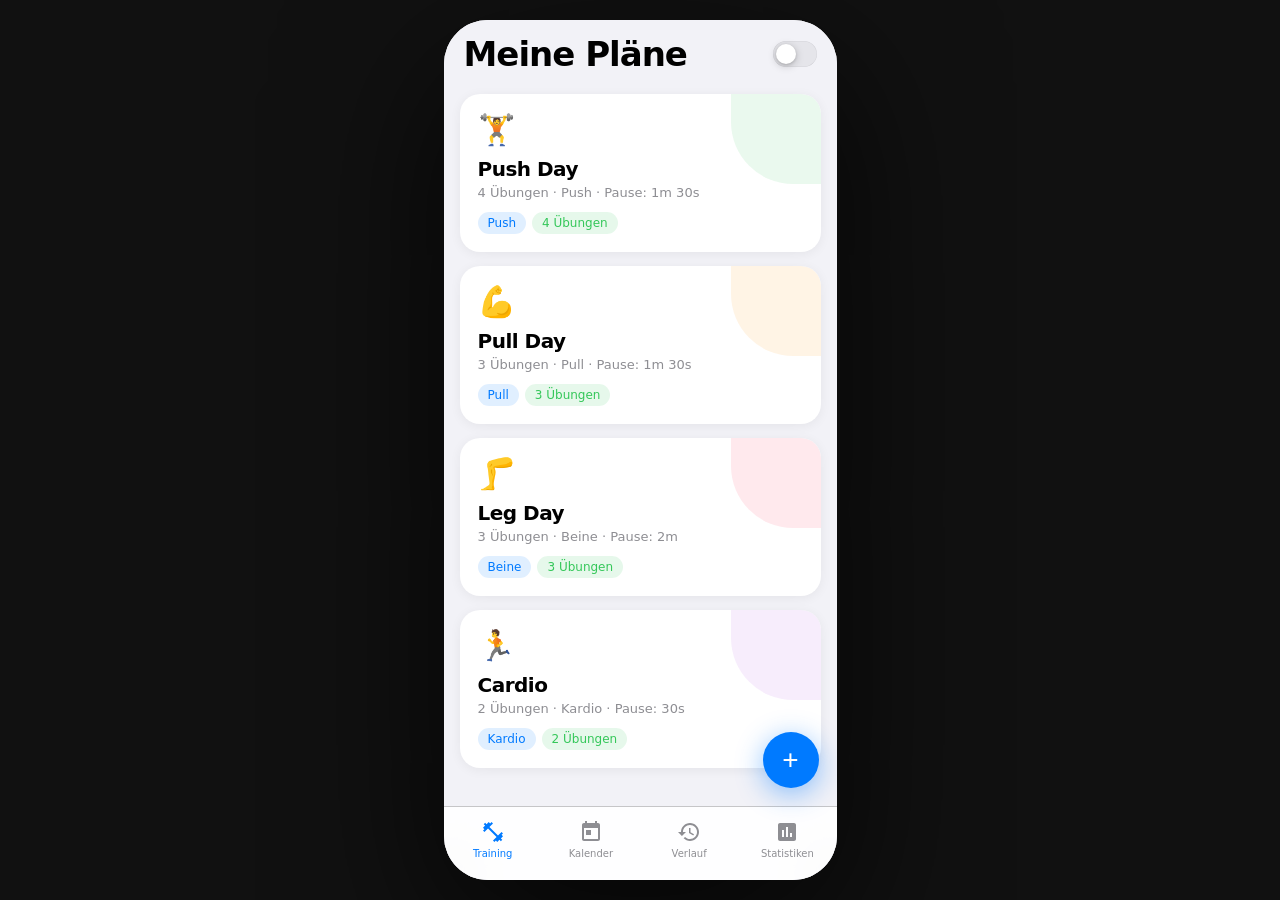
<file: index.html>
<!DOCTYPE html>
<html lang="de" data-theme="light">
<head>
<meta charset="UTF-8">
<meta name="viewport" content="width=device-width, initial-scale=1.0, maximum-scale=1.0, user-scalable=no">
<title>Vision Create</title>
<style>
:root {
  --blue:#007AFF; --green:#34C759; --red:#FF3B30; --orange:#FF9500;
  --purple:#AF52DE; --pink:#FF2D55; --teal:#5AC8FA; --indigo:#5856D6;
  --bg:#F2F2F7; --card:#FFF; --inp:#F2F2F7; --inp-f:#FFF;
  --lbl:#000; --lbl2:rgba(60,60,67,.6); --lbl3:rgba(60,60,67,.3);
  --sep:rgba(60,60,67,.29); --tab-bg:rgba(255,255,255,.92);
  --nav-bg:rgba(255,255,255,.9); --gray:#8E8E93; --g5:#E5E5EA; --g6:#F2F2F7;
  --tab-h:74px; --tr:background .28s,color .28s,border-color .28s,box-shadow .28s;
}
[data-theme="dark"] {
  --bg:#000; --card:#1C1C1E; --inp:#2C2C2E; --inp-f:#3A3A3C;
  --lbl:#FFF; --lbl2:rgba(235,235,245,.6); --lbl3:rgba(235,235,245,.3);
  --sep:rgba(84,84,88,.55); --tab-bg:rgba(28,28,30,.92);
  --nav-bg:rgba(28,28,30,.9); --g5:#2C2C2E; --g6:#1C1C1E;
}
*{margin:0;padding:0;box-sizing:border-box;-webkit-tap-highlight-color:transparent}
body{
  font-family:-apple-system,BlinkMacSystemFont,'SF Pro Display','Segoe UI',system-ui,sans-serif;
  font-weight:300;
  background:#111;display:flex;justify-content:center;align-items:center;
  min-height:100vh;overflow:hidden;transition:background .3s;
}
[data-theme="dark"] body{background:#000}
.frame{
  width:393px;height:852px;background:var(--bg);border-radius:52px;overflow:hidden;
  position:relative;transition:var(--tr);
  box-shadow:0 50px 160px rgba(0,0,0,.75),inset 0 0 0 1.5px rgba(255,255,255,.12);
}
@media(max-height:900px){.frame{height:calc(100vh - 40px);border-radius:44px}}
@media(max-width:430px){body{background:var(--bg);align-items:flex-start}.frame{width:100vw;height:100vh;height:100dvh;border-radius:0;box-shadow:none}}
.app{width:100%;height:100%;display:flex;flex-direction:column;overflow:hidden;position:relative;background:var(--bg);transition:var(--tr)}

/* SCREENS */
.screen{position:absolute;inset:0;display:flex;flex-direction:column;background:var(--bg);
  transform:translateX(100%);transition:transform .38s cubic-bezier(.25,.46,.45,.94),background .28s;will-change:transform;z-index:10}
.screen.active{transform:translateX(0)}
.screen.behind{transform:translateX(-30%)}
.tab-s{display:none;flex-direction:column;flex:1;overflow:hidden}
.tab-s.active{display:flex}
#mc{flex:1;display:flex;flex-direction:column;overflow:hidden;transition:transform .38s cubic-bezier(.25,.46,.45,.94)}

/* NAV */
.nav{background:var(--nav-bg);backdrop-filter:blur(24px);-webkit-backdrop-filter:blur(24px);
  border-bottom:.5px solid var(--sep);padding:0 16px 10px;height:52px;
  display:flex;align-items:flex-end;flex-shrink:0;z-index:5;transition:var(--tr)}
.nav-t{font-size:17px;font-weight:600;letter-spacing:-.5px;flex:1;text-align:center;color:var(--lbl)}
.nav-b{font-size:17px;color:var(--blue);cursor:pointer;min-width:60px;display:flex;
  align-items:center;gap:3px;background:none;border:none;padding:0;font-family:inherit;font-weight:400}
.nav-b.r{justify-content:flex-end}

/* LARGE TITLE */
.lt-area{display:flex;align-items:center;justify-content:space-between;padding:14px 20px 6px}
.lt{font-size:34px;font-weight:800;letter-spacing:-1px;color:var(--lbl);transition:var(--tr)}

/* THEME TOGGLE SWITCH – iOS compact */
.theme-sw{
  width:44px;height:26px;border-radius:13px;background:#E5E5EA;
  position:relative;cursor:pointer;flex-shrink:0;border:none;padding:0;
  transition:background .35s cubic-bezier(.4,0,.2,1);
  box-shadow:inset 0 0 0 .5px rgba(0,0,0,.08);
  display:inline-block;vertical-align:middle;
}
[data-theme="dark"] .theme-sw{background:#5856D6;}
.theme-sw-thumb{
  position:absolute;top:3px;left:3px;
  width:20px;height:20px;border-radius:50%;
  background:#fff;
  box-shadow:0 2px 8px rgba(0,0,0,.22),0 1px 3px rgba(0,0,0,.14);
  transition:transform .35s cubic-bezier(.34,1.3,.64,1);
  display:flex;align-items:center;justify-content:center;
  font-size:11px;line-height:1;pointer-events:none;
}
[data-theme="dark"] .theme-sw-thumb{transform:translateX(18px);}
.theme-sw-track-icons{
  position:absolute;inset:0;display:flex;
  align-items:center;justify-content:space-between;
  padding:0 6px;pointer-events:none;
}
.theme-sw-track-icons span{font-size:11px;line-height:1;transition:opacity .25s}
.theme-sw-track-icons .ico-sun{opacity:1}
.theme-sw-track-icons .ico-moon{opacity:0}
[data-theme="dark"] .theme-sw-track-icons .ico-sun{opacity:0}
[data-theme="dark"] .theme-sw-track-icons .ico-moon{opacity:1}

/* SCROLL */
.scroll{flex:1;overflow-y:auto;overflow-x:hidden;-webkit-overflow-scrolling:touch}
.scroll.tab{padding-bottom:var(--tab-h)}
.scroll::-webkit-scrollbar{display:none}
.scroll{-ms-overflow-style:none;scrollbar-width:none}

/* TAB BAR */
.tabbar{height:var(--tab-h);background:var(--tab-bg);backdrop-filter:blur(24px);
  -webkit-backdrop-filter:blur(24px);border-top:.5px solid var(--sep);
  display:flex;align-items:flex-start;padding-top:10px;flex-shrink:0;transition:var(--tr)}
.ti{flex:1;display:flex;flex-direction:column;align-items:center;gap:3px;cursor:pointer;padding:2px 0}
.ti-ic{width:26px;height:26px;display:flex;align-items:center;justify-content:center}
.ti-lb{font-size:10px;font-weight:500;color:var(--gray);transition:color .18s}
.ti.act .ti-lb{color:var(--blue)}
.ti-ic svg{transition:fill .18s}
.ti.act .ti-ic svg{fill:var(--blue)!important}

/* FAB */
.fab{position:absolute;bottom:calc(var(--tab-h) + 18px);right:18px;
  width:56px;height:56px;border-radius:50%;background:var(--blue);color:#fff;border:none;
  cursor:pointer;display:flex;align-items:center;justify-content:center;
  box-shadow:0 6px 28px rgba(0,122,255,.45);font-size:28px;font-weight:200;
  transition:transform .12s,box-shadow .12s;z-index:50;line-height:1}
.fab:active{transform:scale(.92);box-shadow:0 3px 14px rgba(0,122,255,.3)}
.fab.off{display:none}

/* SECTIONS */
.sec{margin:22px 16px 0}
.sec-h{font-size:12px;font-weight:600;color:var(--gray);text-transform:uppercase;
  letter-spacing:.8px;padding:0 6px 8px}
.sec-b{background:var(--card);border-radius:16px;overflow:hidden;transition:var(--tr)}

/* ROWS */
.row{display:flex;align-items:center;padding:14px 16px;min-height:52px;cursor:pointer;
  position:relative;transition:background .1s}
.row:active{background:var(--g5)}
.row+.row::before{content:'';position:absolute;top:0;left:16px;right:0;height:.5px;background:var(--sep)}
.row-ic{width:34px;height:34px;border-radius:10px;display:flex;align-items:center;
  justify-content:center;margin-right:14px;flex-shrink:0;font-size:18px}
.row-bd{flex:1;min-width:0}
.row-t{font-size:17px;font-weight:400;letter-spacing:-.3px;color:var(--lbl)}
.row-s{font-size:13px;color:var(--gray);margin-top:2px;line-height:1.3}
.row-r{color:var(--lbl3);font-size:20px;margin-left:6px}

/* WORKOUT CARDS */
.wcard{margin:14px 16px 0;background:var(--card);border-radius:20px;padding:18px;
  cursor:pointer;position:relative;overflow:hidden;
  box-shadow:0 2px 12px rgba(0,0,0,.06);transition:transform .12s,background .28s,box-shadow .28s}
[data-theme="dark"] .wcard{box-shadow:0 2px 16px rgba(0,0,0,.35)}
.wcard:active{transform:scale(.975)}
.wc-acc{position:absolute;top:0;right:0;width:90px;height:90px;border-radius:0 20px 0 62px;opacity:.1}
.wc-ico{font-size:30px;margin-bottom:10px;display:block}
.wc-t{font-size:20px;font-weight:700;letter-spacing:-.5px;color:var(--lbl);margin-bottom:4px}
.wc-m{font-size:13px;color:var(--gray);margin-bottom:12px}
.tags{display:flex;gap:6px;flex-wrap:wrap}
.tag{font-size:12px;font-weight:500;padding:4px 10px;border-radius:100px;
  background:var(--g5);color:var(--gray);transition:var(--tr)}
.tag.bl{background:rgba(0,122,255,.12);color:var(--blue)}
.tag.gr{background:rgba(52,199,89,.12);color:var(--green)}
.tag.or{background:rgba(255,149,0,.12);color:var(--orange)}
.tag.pu{background:rgba(175,82,222,.12);color:var(--purple)}

/* BUTTONS */
.btn{display:flex;align-items:center;justify-content:center;height:52px;border-radius:16px;
  font-size:17px;font-weight:600;cursor:pointer;border:none;font-family:inherit;
  letter-spacing:-.3px;width:100%;gap:8px;transition:opacity .12s,transform .1s}
.btn:active{opacity:.82;transform:scale(.985)}
.b-bl{background:var(--blue);color:#fff}
.b-gr{background:var(--green);color:#fff}
.b-rd{background:var(--red);color:#fff}
.b-gy{background:var(--g5);color:var(--lbl);transition:var(--tr)}

/* OVERLAYS */
.ov{position:absolute;inset:0;background:rgba(0,0,0,.5);z-index:100;
  display:none;align-items:flex-end;backdrop-filter:blur(3px)}
.ov.op{display:flex}
.sheet{background:var(--card);border-radius:26px 26px 0 0;width:100%;
  padding:14px 20px 36px;transform:translateY(100%);
  transition:transform .36s cubic-bezier(.25,.46,.45,.94),background .28s;
  max-height:88%;overflow-y:auto}
.ov.op .sheet{transform:translateY(0)}
.sh-handle{width:40px;height:5px;border-radius:3px;background:var(--lbl3);margin:0 auto 20px;transition:var(--tr)}
.sh-t{font-size:22px;font-weight:700;letter-spacing:-.5px;margin-bottom:22px;color:var(--lbl)}

/* INPUTS */
.fld{margin-bottom:16px}
.fld-l{font-size:12px;font-weight:600;color:var(--gray);text-transform:uppercase;
  letter-spacing:.8px;margin-bottom:7px}
.inp{width:100%;height:48px;background:var(--inp);border:none;border-radius:14px;
  padding:0 14px;font-size:17px;font-family:inherit;font-weight:400;color:var(--lbl);outline:none;
  letter-spacing:-.2px;transition:var(--tr);-webkit-appearance:none;appearance:none}
.inp:focus{background:var(--inp-f);box-shadow:0 0 0 3px rgba(0,122,255,.25)}
.inp.err{background:rgba(255,59,48,.1);box-shadow:0 0 0 3px rgba(255,59,48,.3)}
.inp::placeholder{color:var(--lbl3)}
.inp.c{text-align:center}
.inp-row{display:grid;grid-template-columns:1fr 1fr 1fr;gap:10px}

/* ICON PICKER */
.ico-grid{display:grid;grid-template-columns:repeat(4,1fr);gap:8px;margin-bottom:4px;
  max-height:280px;overflow-y:auto;padding-right:2px}
.ico-grid::-webkit-scrollbar{display:none}
.ico-opt{height:64px;border-radius:14px;background:var(--inp);border:2.5px solid transparent;
  cursor:pointer;display:flex;flex-direction:column;align-items:center;justify-content:center;
  gap:5px;transition:all .18s;font-family:inherit}
.ico-opt:active{transform:scale(.93)}
.ico-opt.sel{background:rgba(0,122,255,.1);border-color:var(--blue)}
.ico-opt .ie{font-size:26px;line-height:1}
.ico-opt .il{font-size:10px;font-weight:500;color:var(--gray)}
.ico-opt.sel .il{color:var(--blue)}

/* CATEGORY CHIPS */
.cat-wrap{display:flex;flex-wrap:wrap;gap:7px;margin-bottom:4px;
  max-height:130px;overflow-y:auto}
.cat-wrap::-webkit-scrollbar{display:none}
.cat-c{padding:7px 13px;border-radius:100px;background:var(--inp);border:2px solid transparent;
  font-size:14px;font-weight:500;cursor:pointer;color:var(--lbl);font-family:inherit;
  transition:all .18s}
.cat-c:active{transform:scale(.93)}
.cat-c.sel{background:rgba(0,122,255,.1);border-color:var(--blue);color:var(--blue)}

/* REST PRESETS */
.rest-wrap{display:flex;gap:8px;flex-wrap:wrap}
.rp{padding:8px 14px;border-radius:100px;background:var(--inp);border:2px solid transparent;
  font-size:14px;font-weight:500;cursor:pointer;color:var(--lbl);font-family:inherit;transition:all .18s}
.rp:active{transform:scale(.94)}
.rp.sel{background:rgba(52,199,89,.12);border-color:var(--green);color:var(--green)}

/* SEGMENT CONTROL */
.seg-ctrl{display:flex;background:var(--g5);border-radius:10px;padding:2px;
  margin:12px 16px 0;flex-shrink:0;transition:var(--tr)}
.seg-btn{flex:1;height:30px;border:none;border-radius:8px;font-size:13px;font-weight:600;
  font-family:inherit;cursor:pointer;color:var(--gray);background:transparent;
  transition:all .22s cubic-bezier(.4,0,.2,1);letter-spacing:-.2px}
.seg-btn.act{background:var(--card);color:var(--lbl);
  box-shadow:0 1px 4px rgba(0,0,0,.12),0 0 0 .5px rgba(0,0,0,.05)}

/* MONTH CALENDAR */
.cal-month{padding:0 16px;margin-top:14px}
.cal-month-title{font-size:20px;font-weight:700;letter-spacing:-.5px;color:var(--lbl);margin-bottom:10px}
.cal-mh-row{display:grid;grid-template-columns:repeat(7,1fr);gap:3px;margin-bottom:4px}
.cal-mh{font-size:10px;font-weight:700;color:var(--gray);text-align:center;
  text-transform:uppercase;letter-spacing:.5px;padding:3px 0}
.cal-mgrid{display:grid;grid-template-columns:repeat(7,1fr);gap:3px}
.cal-mday{
  height:46px;background:var(--card);border-radius:10px;
  display:flex;flex-direction:column;align-items:center;justify-content:flex-start;
  padding:5px 2px 3px;cursor:pointer;transition:transform .1s,background .2s;
  border:1.5px solid transparent;overflow:hidden;
}
.cal-mday:active{transform:scale(.89)}
.cal-mday.today{border-color:var(--blue);background:rgba(0,122,255,.07)}
.cal-mday.other-month{opacity:.28}
.cal-mday-num{font-size:12px;font-weight:600;color:var(--lbl);
  width:22px;height:22px;display:flex;align-items:center;justify-content:center;border-radius:50%}
.cal-mday.today .cal-mday-num{background:var(--blue);color:#fff}
.cal-mday-ico{font-size:12px;line-height:1;margin-top:1px}

/* ACTIVE WORKOUT */
.wdark{background:#0A0A0A!important}
.wdark-nav{background:rgba(10,10,10,.92)!important;border-bottom-color:rgba(255,255,255,.1)!important}
.wo-top{background:#0A0A0A;padding:18px 16px 14px;text-align:center;flex-shrink:0}
.tm{font-size:66px;font-weight:200;font-variant-numeric:tabular-nums;
  letter-spacing:-3px;color:#fff;line-height:1}
.tm-s{font-size:11px;color:rgba(255,255,255,.38);text-transform:uppercase;letter-spacing:1.5px;margin-top:5px}
.ex-card{margin:14px 16px 0}
.ex-hd{display:flex;align-items:center;margin-bottom:10px;gap:10px}
.ex-ic{width:36px;height:36px;border-radius:11px;flex-shrink:0;
  display:flex;align-items:center;justify-content:center;font-size:18px}
.ex-n{color:#fff;font-size:17px;font-weight:600;letter-spacing:-.3px}
.ex-m{color:rgba(255,255,255,.4);font-size:12px;margin-top:1px}
.dk-card{background:#1C1C1E;border-radius:14px;padding:14px 16px}
.sh{display:grid;grid-template-columns:34px 1fr 1fr 38px;gap:8px;
  margin-bottom:8px;font-size:11px;color:rgba(255,255,255,.28);
  text-transform:uppercase;letter-spacing:.8px;text-align:center}
.sr{display:grid;grid-template-columns:34px 1fr 1fr 38px;gap:8px;align-items:center;
  padding:7px 0;border-top:.5px solid rgba(255,255,255,.07)}
.sn{font-size:15px;font-weight:600;color:rgba(255,255,255,.32);text-align:center}
.si{height:38px;background:#2C2C2E;border:none;border-radius:9px;font-size:15px;
  font-family:inherit;color:#fff;outline:none;text-align:center;width:100%;
  -webkit-appearance:none;transition:background .15s}
.si:focus{background:#3A3A3C;box-shadow:0 0 0 2px rgba(0,122,255,.4)}
.sc{width:34px;height:34px;border-radius:50%;background:#2C2C2E;border:none;
  cursor:pointer;display:flex;align-items:center;justify-content:center;
  transition:background .2s,transform .1s;flex-shrink:0}
.sc:active{transform:scale(.88)}
.sc.done{background:var(--green)}
.sr.dk .si{opacity:.45}

/* REST OVERLAY */
.ro{position:absolute;inset:0;background:rgba(0,0,0,.97);z-index:200;
  display:none;flex-direction:column;align-items:center;justify-content:center;color:#fff}
.ro.op{display:flex}
.ro-t{font-size:22px;font-weight:600;letter-spacing:-.3px;margin-bottom:36px}
.rw{position:relative;width:200px;height:200px;margin-bottom:36px}
.rc{position:absolute;inset:0;display:flex;flex-direction:column;align-items:center;justify-content:center}
.rd{font-size:54px;font-weight:200;font-variant-numeric:tabular-nums;letter-spacing:-2px}
.rs{font-size:11px;color:rgba(255,255,255,.38);text-transform:uppercase;letter-spacing:1.2px;margin-top:3px}
.rb-row{display:flex;gap:12px;margin-bottom:14px}
.ra{width:130px;height:46px;border-radius:12px;border:none;background:rgba(255,255,255,.12);
  color:#fff;font-size:15px;font-weight:500;cursor:pointer;font-family:inherit;transition:background .12s}
.ra:active{background:rgba(255,255,255,.22)}
.rsk{width:272px;height:52px;border-radius:16px;border:none;background:var(--blue);
  color:#fff;font-size:17px;font-weight:600;cursor:pointer;font-family:inherit;transition:opacity .12s}
.rsk:active{opacity:.82}

/* CALENDAR WEEK VIEW */
.cal-week{display:grid;grid-template-columns:repeat(7,1fr);gap:5px;
  padding:0 16px;margin-top:16px}
.cd{background:var(--card);border-radius:16px;padding:10px 3px;text-align:center;
  cursor:pointer;transition:transform .12s,background .28s;
  min-height:84px;display:flex;flex-direction:column;align-items:center;gap:5px;
  border:2px solid transparent}
.cd:active{transform:scale(.93)}
.cd.today{background:rgba(0,122,255,.08);border-color:var(--blue)}
.cd-dn{font-size:10px;font-weight:700;color:var(--gray);text-transform:uppercase;letter-spacing:.4px}
.cd.today .cd-dn{color:var(--blue)}
.cd-num{width:28px;height:28px;border-radius:50%;display:flex;align-items:center;
  justify-content:center;font-size:14px;font-weight:600;color:var(--lbl)}
.cd.today .cd-num{background:var(--blue);color:#fff}
.cd-pi{font-size:20px;line-height:1}
.cd-pl{font-size:9px;font-weight:700;padding:2px 5px;border-radius:100px;
  color:#fff;max-width:52px;overflow:hidden;text-overflow:ellipsis;white-space:nowrap}

/* STATS */
.s-grid{display:grid;grid-template-columns:1fr 1fr;gap:12px;padding:0 16px;margin-top:18px}
.s-card{background:var(--card);border-radius:18px;padding:18px;transition:var(--tr)}
.s-v{font-size:28px;font-weight:800;letter-spacing:-.6px}
.s-l{font-size:13px;color:var(--gray);margin-top:3px}
.bc{display:flex;align-items:flex-end;justify-content:space-between;
  height:68px;gap:4px;padding:0 2px}
.bc-col{flex:1;display:flex;flex-direction:column;align-items:center;gap:4px}
.bc-b{border-radius:5px 5px 0 0;width:100%;transition:height .5s ease;min-height:4px}
.bc-l{font-size:10px;color:var(--gray);font-weight:500}

/* HISTORY */
.hb{width:46px;height:46px;border-radius:12px;display:flex;flex-direction:column;
  align-items:center;justify-content:center;margin-right:14px;flex-shrink:0;color:#fff}
.hm{font-size:10px;font-weight:700;text-transform:uppercase;letter-spacing:.5px}
.hd{font-size:20px;font-weight:800;line-height:1}

/* SUMMARY */
.sum-hd{padding:40px 24px 32px;color:#fff;text-align:center;
  background:linear-gradient(155deg,#30D158,#25A244)}
.sum-e{font-size:56px;margin-bottom:12px}
.sum-t{font-size:28px;font-weight:800;letter-spacing:-.5px;margin-bottom:4px}
.sum-d{font-size:14px;opacity:.8}

/* EMPTY */
.empty{display:flex;flex-direction:column;align-items:center;justify-content:center;
  padding:60px 28px;text-align:center}
.ei{font-size:60px;opacity:.28;margin-bottom:16px}
.eh{font-size:20px;font-weight:700;margin-bottom:8px;color:var(--lbl)}
.ep{font-size:15px;color:var(--gray);line-height:1.5}

/* DELETE */
.del{background:none;border:none;color:var(--red);font-size:22px;cursor:pointer;
  padding:4px 8px;line-height:1;flex-shrink:0}

/* COLORS */
.c-bl{color:var(--blue)}.c-gr{color:var(--green)}.c-or{color:var(--orange)}.c-pu{color:var(--purple)}

@keyframes fadeUp{from{opacity:0;transform:translateY(14px)}to{opacity:1;transform:translateY(0)}}
.fu{animation:fadeUp .3s ease forwards}
</style>
</head>
<body>
<div class="frame">
<div class="app" id="app">

<!-- MAIN -->
<div id="mc">

  <!-- TAB: Training -->
  <div class="tab-s active" id="tab-training">
    <div class="lt-area">
      <div class="lt">Meine Pläne</div>
      <button class="theme-sw" onclick="toggleTheme()" id="theme-sw" aria-label="Dark Mode">
        <div class="theme-sw-track-icons"><span class="ico-sun">☀️</span><span class="ico-moon">🌙</span></div>
        <div class="theme-sw-thumb"></div>
      </button>
    </div>
    <div class="scroll tab" id="plans-scroll">
      <div id="plans-list"></div>
      <div style="height:90px"></div>
    </div>
    <button class="fab" id="fab" onclick="openPlanSheet()">+</button>
  </div>

  <!-- TAB: Kalender -->
  <div class="tab-s" id="tab-kalender">
    <div class="lt-area">
      <div class="lt">Kalender</div>
      <button class="theme-sw" onclick="toggleTheme()" aria-label="Dark Mode">
        <div class="theme-sw-track-icons"><span class="ico-sun">☀️</span><span class="ico-moon">🌙</span></div>
        <div class="theme-sw-thumb"></div>
      </button>
    </div>
    <div class="seg-ctrl">
      <button class="seg-btn act" id="cal-seg-week" onclick="setCalView('week')">Woche</button>
      <button class="seg-btn" id="cal-seg-month" onclick="setCalView('month')">Monat</button>
    </div>
    <div class="scroll tab" id="cal-scroll">
      <div id="cal-body"></div>
      <div style="height:20px"></div>
    </div>
  </div>

  <!-- TAB: Verlauf -->
  <div class="tab-s" id="tab-verlauf">
    <div class="lt-area">
      <div class="lt">Verlauf</div>
      <button class="theme-sw" onclick="toggleTheme()" aria-label="Dark Mode">
        <div class="theme-sw-track-icons"><span class="ico-sun">☀️</span><span class="ico-moon">🌙</span></div>
        <div class="theme-sw-thumb"></div>
      </button>
    </div>
    <div class="scroll tab" id="hist-scroll">
      <div id="hist-list"></div>
      <div style="height:20px"></div>
    </div>
  </div>

  <!-- TAB: Stats -->
  <div class="tab-s" id="tab-stats">
    <div class="lt-area">
      <div class="lt">Statistiken</div>
      <button class="theme-sw" onclick="toggleTheme()" aria-label="Dark Mode">
        <div class="theme-sw-track-icons"><span class="ico-sun">☀️</span><span class="ico-moon">🌙</span></div>
        <div class="theme-sw-thumb"></div>
      </button>
    </div>
    <div class="scroll tab" id="stats-scroll">
      <div id="stats-body"></div>
      <div style="height:20px"></div>
    </div>
  </div>

  <!-- TAB BAR -->
  <div class="tabbar">
    <div class="ti act" id="ti-training" onclick="switchTab('training')">
      <div class="ti-ic"><svg width="24" height="24" viewBox="0 0 24 24" fill="#8E8E93"><path d="M20.57 14.86L22 13.43 20.57 12 17 15.57 8.43 7 12 3.43 10.57 2 9.14 3.43 7.71 2 5.57 4.14 4.14 2.71 2.71 4.14l1.43 1.43L2 7.71l1.43 1.43L2 10.57 3.43 12 7 8.43 15.57 17 12 20.57 13.43 22l1.43-1.43L16.29 22l2.14-2.14 1.43 1.43 1.43-1.43-1.43-1.43L22 16.29z"/></svg></div>
      <span class="ti-lb">Training</span>
    </div>
    <div class="ti" id="ti-kalender" onclick="switchTab('kalender')">
      <div class="ti-ic"><svg width="24" height="24" viewBox="0 0 24 24" fill="#8E8E93"><path d="M19 3h-1V1h-2v2H8V1H6v2H5c-1.11 0-2 .9-2 2v14c0 1.1.89 2 2 2h14c1.1 0 2-.9 2-2V5c0-1.1-.9-2-2-2zm0 16H5V8h14v11zM7 10h5v5H7z"/></svg></div>
      <span class="ti-lb">Kalender</span>
    </div>
    <div class="ti" id="ti-verlauf" onclick="switchTab('verlauf')">
      <div class="ti-ic"><svg width="24" height="24" viewBox="0 0 24 24" fill="#8E8E93"><path d="M13 3c-4.97 0-9 4.03-9 9H1l3.89 3.89.07.14L9 12H6c0-3.87 3.13-7 7-7s7 3.13 7 7-3.13 7-7 7c-1.93 0-3.68-.79-4.94-2.06l-1.42 1.42C8.27 19.99 10.51 21 13 21c4.97 0 9-4.03 9-9s-4.03-9-9-9zm-1 5v5l4.28 2.54.72-1.21-3.5-2.08V8H12z"/></svg></div>
      <span class="ti-lb">Verlauf</span>
    </div>
    <div class="ti" id="ti-stats" onclick="switchTab('stats')">
      <div class="ti-ic"><svg width="24" height="24" viewBox="0 0 24 24" fill="#8E8E93"><path d="M19 3H5c-1.1 0-2 .9-2 2v14c0 1.1.9 2 2 2h14c1.1 0 2-.9 2-2V5c0-1.1-.9-2-2-2zM9 17H7v-7h2v7zm4 0h-2V7h2v10zm4 0h-2v-4h2v4z"/></svg></div>
      <span class="ti-lb">Statistiken</span>
    </div>
  </div>
</div>

<!-- SCREEN: Plan Detail -->
<div class="screen" id="sc-plan">
  <div class="nav">
    <button class="nav-b" onclick="goBack()">
      <svg width="10" height="17" viewBox="0 0 10 17" fill="none"><path d="M9 1L1 8.5L9 16" stroke="#007AFF" stroke-width="2" stroke-linecap="round" stroke-linejoin="round"/></svg>
      &nbsp;Zurück
    </button>
    <span class="nav-t" id="plan-sc-title"></span>
    <button class="nav-b r" onclick="openSheet('sh-ex')" title="Übung hinzufügen">
      <svg width="22" height="22" viewBox="0 0 24 24" fill="#007AFF"><path d="M19 13h-6v6h-2v-6H5v-2h6V5h2v6h6v2z"/></svg>
    </button>
  </div>
  <div class="scroll" id="ex-scroll">
    <div id="ex-list"></div>
    <div style="padding:20px 16px 8px">
      <button class="btn b-gr" onclick="startWo()">
        <svg width="18" height="18" viewBox="0 0 24 24" fill="white"><path d="M8 5v14l11-7z"/></svg>
        Training starten
      </button>
    </div>
    <div style="height:30px"></div>
  </div>
</div>

<!-- SCREEN: Aktives Training -->
<div class="screen wdark" id="sc-wo">
  <div class="nav wdark-nav">
    <button class="nav-b" onclick="confirmStop()" style="color:#FF3B30;font-weight:400">Beenden</button>
    <span class="nav-t" style="color:#fff" id="wo-title"></span>
    <div style="min-width:60px"></div>
  </div>
  <div class="wo-top">
    <div class="tm" id="wo-timer">00:00</div>
    <div class="tm-s">Gesamtdauer</div>
  </div>
  <div class="scroll wdark" id="wo-scroll">
    <div id="wo-exs"></div>
    <div style="height:40px"></div>
  </div>
  <!-- Rest Overlay -->
  <div class="ro" id="rest-ov">
    <div class="ro-t">⏸ Pause</div>
    <div class="rw">
      <svg width="200" height="200" viewBox="0 0 200 200">
        <circle cx="100" cy="100" r="88" fill="none" stroke="rgba(255,255,255,.1)" stroke-width="8"/>
        <circle cx="100" cy="100" r="88" fill="none" stroke="#007AFF" stroke-width="8"
          stroke-linecap="round" stroke-dasharray="552.9" stroke-dashoffset="0"
          id="rest-ring" style="transform:rotate(-90deg);transform-origin:50% 50%"/>
      </svg>
      <div class="rc">
        <div class="rd" id="rest-disp">01:30</div>
        <div class="rs">verbleibend</div>
      </div>
    </div>
    <div class="rb-row">
      <button class="ra" onclick="adjRest(-15)">−15 Sek</button>
      <button class="ra" onclick="adjRest(+15)">+15 Sek</button>
    </div>
    <button class="rsk" onclick="skipRest()">Überspringen</button>
  </div>
</div>

<!-- SCREEN: Zusammenfassung -->
<div class="screen" id="sc-sum">
  <div class="nav">
    <div style="min-width:60px"></div>
    <span class="nav-t">Zusammenfassung</span>
    <button class="nav-b r" onclick="closeSum()" style="font-weight:700">Fertig</button>
  </div>
  <div class="scroll">
    <div class="sum-hd">
      <div class="sum-e">🏆</div>
      <div class="sum-t" id="sum-title">Training abgeschlossen!</div>
      <div class="sum-d" id="sum-date"></div>
    </div>
    <div class="s-grid">
      <div class="s-card"><div class="s-v c-bl" id="sum-dur">--</div><div class="s-l">Dauer</div></div>
      <div class="s-card"><div class="s-v c-gr" id="sum-sets">0</div><div class="s-l">Sätze</div></div>
      <div class="s-card"><div class="s-v c-or" id="sum-exs">0</div><div class="s-l">Übungen</div></div>
      <div class="s-card"><div class="s-v c-pu" id="sum-vol">—</div><div class="s-l">Volumen</div></div>
    </div>
    <div class="sec" style="margin-top:18px">
      <div class="sec-h">Übungen</div>
      <div class="sec-b" id="sum-ex-list"></div>
    </div>
    <div style="height:30px"></div>
  </div>
</div>

<!-- SHEET: Plan hinzufügen -->
<div class="ov" id="sh-plan" onclick="closeSheet('sh-plan')">
  <div class="sheet" onclick="event.stopPropagation()">
    <div class="sh-handle"></div>
    <div class="sh-t">Neuer Plan</div>

    <div class="fld">
      <div class="fld-l">Icon &amp; Sportart</div>
      <div class="ico-grid" id="ico-grid"></div>
    </div>

    <div class="fld">
      <div class="fld-l">Name</div>
      <input class="inp" id="inp-pname" placeholder="z.B. Push Day, Lauftraining…" type="text">
    </div>

    <div class="fld">
      <div class="fld-l">Kategorie</div>
      <div class="cat-wrap" id="cat-wrap">
        <button class="cat-c sel" onclick="selCat(this)">Kraft</button>
        <button class="cat-c" onclick="selCat(this)">Push</button>
        <button class="cat-c" onclick="selCat(this)">Pull</button>
        <button class="cat-c" onclick="selCat(this)">Beine</button>
        <button class="cat-c" onclick="selCat(this)">Ganzkörper</button>
        <button class="cat-c" onclick="selCat(this)">Brust</button>
        <button class="cat-c" onclick="selCat(this)">Rücken</button>
        <button class="cat-c" onclick="selCat(this)">Schultern</button>
        <button class="cat-c" onclick="selCat(this)">Arme</button>
        <button class="cat-c" onclick="selCat(this)">Core</button>
        <button class="cat-c" onclick="selCat(this)">HIIT</button>
        <button class="cat-c" onclick="selCat(this)">Kardio</button>
        <button class="cat-c" onclick="selCat(this)">Ausdauer</button>
        <button class="cat-c" onclick="selCat(this)">Yoga</button>
        <button class="cat-c" onclick="selCat(this)">Stretching</button>
        <button class="cat-c" onclick="selCat(this)">Kampfsport</button>
        <button class="cat-c" onclick="selCat(this)">Fußball</button>
        <button class="cat-c" onclick="selCat(this)">Basketball</button>
        <button class="cat-c" onclick="selCat(this)">Tennis</button>
        <button class="cat-c" onclick="selCat(this)">Schwimmen</button>
        <button class="cat-c" onclick="selCat(this)">Radfahren</button>
        <button class="cat-c" onclick="selCat(this)">Boxen</button>
        <button class="cat-c" onclick="selCat(this)">Wandern</button>
        <button class="cat-c" onclick="selCat(this)">Klettern</button>
        <button class="cat-c" onclick="selCat(this)">Skifahren</button>
        <button class="cat-c" onclick="selCat(this)">Surfen</button>
        <button class="cat-c" onclick="selCat(this)">Snowboard</button>
        <button class="cat-c" onclick="selCat(this)">Volleyball</button>
        <button class="cat-c" onclick="selCat(this)">Handball</button>
        <button class="cat-c" onclick="selCat(this)">Golf</button>
      </div>
    </div>

    <div class="fld">
      <div class="fld-l">Standard-Pause</div>
      <div class="rest-wrap" id="rest-wrap-plan">
        <button class="rp" onclick="selRest(this,'rest-wrap-plan')" data-v="30">30 Sek</button>
        <button class="rp sel" onclick="selRest(this,'rest-wrap-plan')" data-v="60">1 Min</button>
        <button class="rp" onclick="selRest(this,'rest-wrap-plan')" data-v="90">1:30</button>
        <button class="rp" onclick="selRest(this,'rest-wrap-plan')" data-v="120">2 Min</button>
        <button class="rp" onclick="selRest(this,'rest-wrap-plan')" data-v="180">3 Min</button>
        <button class="rp" onclick="selRest(this,'rest-wrap-plan')" data-v="300">5 Min</button>
      </div>
    </div>

    <div style="margin-top:8px">
      <button class="btn b-bl" onclick="addPlan()">Plan erstellen</button>
      <button class="btn b-gy" style="margin-top:10px" onclick="closeSheet('sh-plan')">Abbrechen</button>
    </div>
  </div>
</div>

<!-- SHEET: Übung hinzufügen -->
<div class="ov" id="sh-ex" onclick="closeSheet('sh-ex')">
  <div class="sheet" onclick="event.stopPropagation()">
    <div class="sh-handle"></div>
    <div class="sh-t">Neue Übung</div>
    <div class="fld">
      <div class="fld-l">Übungsname</div>
      <input class="inp" id="inp-exname" placeholder="z.B. Bankdrücken, Kniebeugen…" type="text">
    </div>
    <div class="inp-row" style="margin-bottom:16px">
      <div class="fld">
        <div class="fld-l">Sätze</div>
        <input class="inp c" id="inp-sets" placeholder="3" type="number" min="1" max="20">
      </div>
      <div class="fld">
        <div class="fld-l">Wdh.</div>
        <input class="inp c" id="inp-reps" placeholder="10" type="number" min="1" max="200">
      </div>
      <div class="fld">
        <div class="fld-l">Gewicht kg</div>
        <input class="inp c" id="inp-wgt" placeholder="0" type="number" min="0" step="0.5">
      </div>
    </div>
    <div class="fld">
      <div class="fld-l">Pause</div>
      <div class="rest-wrap" id="rest-wrap-ex">
        <button class="rp" onclick="selRest(this,'rest-wrap-ex')" data-v="20">20 Sek</button>
        <button class="rp" onclick="selRest(this,'rest-wrap-ex')" data-v="30">30 Sek</button>
        <button class="rp" onclick="selRest(this,'rest-wrap-ex')" data-v="45">45 Sek</button>
        <button class="rp sel" onclick="selRest(this,'rest-wrap-ex')" data-v="60">1 Min</button>
        <button class="rp" onclick="selRest(this,'rest-wrap-ex')" data-v="90">1:30</button>
        <button class="rp" onclick="selRest(this,'rest-wrap-ex')" data-v="120">2 Min</button>
        <button class="rp" onclick="selRest(this,'rest-wrap-ex')" data-v="180">3 Min</button>
        <button class="rp" onclick="selRest(this,'rest-wrap-ex')" data-v="300">5 Min</button>
      </div>
    </div>
    <div style="margin-top:8px">
      <button class="btn b-bl" onclick="addEx()">Übung hinzufügen</button>
      <button class="btn b-gy" style="margin-top:10px" onclick="closeSheet('sh-ex')">Abbrechen</button>
    </div>
  </div>
</div>

<!-- SHEET: Training beenden -->
<div class="ov" id="sh-stop" onclick="closeSheet('sh-stop')">
  <div class="sheet" onclick="event.stopPropagation()">
    <div class="sh-handle"></div>
    <div class="sh-t" style="text-align:center">Training beenden?</div>
    <p style="color:var(--gray);font-size:15px;text-align:center;margin-bottom:22px;line-height:1.6">
      Das Training wird gespeichert<br>und zum Verlauf hinzugefügt.
    </p>
    <button class="btn b-rd" onclick="endWo()">Training beenden &amp; speichern</button>
    <button class="btn b-gy" style="margin-top:10px" onclick="closeSheet('sh-stop')">Weitermachen</button>
  </div>
</div>

<!-- SHEET: Tag-Plan wählen (Kalender) -->
<div class="ov" id="sh-cal" onclick="closeSheet('sh-cal')">
  <div class="sheet" onclick="event.stopPropagation()">
    <div class="sh-handle"></div>
    <div class="sh-t" id="sh-cal-title">Montag planen</div>
    <div id="sh-cal-list"></div>
    <button class="btn b-gy" style="margin-top:14px" onclick="closeSheet('sh-cal')">Abbrechen</button>
  </div>
</div>

</div><!-- /app -->
</div><!-- /frame -->

<script>
// ═══════════════════════════════════════════
// ICONS & CATEGORIES
// ═══════════════════════════════════════════
const ICON_LIST = [
  {key:'arm',      emoji:'💪', label:'Kraft'},
  {key:'upper',    emoji:'🏋️', label:'Oberkörper'},
  {key:'legs',     emoji:'🦵', label:'Beine'},
  {key:'cardio',   emoji:'🏃', label:'Laufen'},
  {key:'yoga',     emoji:'🧘', label:'Yoga'},
  {key:'bike',     emoji:'🚴', label:'Radfahren'},
  {key:'swim',     emoji:'🏊', label:'Schwimmen'},
  {key:'boxing',   emoji:'🥊', label:'Boxen'},
  {key:'martial',  emoji:'🥋', label:'Kampfsport'},
  {key:'soccer',   emoji:'⚽', label:'Fußball'},
  {key:'basketball',emoji:'🏀',label:'Basketball'},
  {key:'tennis',   emoji:'🎾', label:'Tennis'},
  {key:'volleyball',emoji:'🏐',label:'Volleyball'},
  {key:'handball', emoji:'🤾', label:'Handball'},
  {key:'hike',     emoji:'🥾', label:'Wandern'},
  {key:'climb',    emoji:'🧗', label:'Klettern'},
  {key:'surf',     emoji:'🏄', label:'Surfen'},
  {key:'ski',      emoji:'⛷️', label:'Skifahren'},
  {key:'snowboard',emoji:'🏂', label:'Snowboard'},
  {key:'golf',     emoji:'⛳', label:'Golf'},
];
const ICONS = Object.fromEntries(ICON_LIST.map(i=>[i.key,i.emoji]));

const MONTHS = ['Jan','Feb','Mär','Apr','Mai','Jun','Jul','Aug','Sep','Okt','Nov','Dez'];
const MONTH_NAMES = ['Januar','Februar','März','April','Mai','Juni','Juli','August','September','Oktober','November','Dezember'];
const DAYS = ['So','Mo','Di','Mi','Do','Fr','Sa'];
const DNAMES = ['Sonntag','Montag','Dienstag','Mittwoch','Donnerstag','Freitag','Samstag'];
const COLORS = ['#007AFF','#34C759','#FF9500','#FF2D55','#AF52DE','#5AC8FA','#FF6B35','#32ADE6'];
const CIRC = 2*Math.PI*88;

let S = {
  plans: [], history: [],
  schedule: {0:null,1:null,2:null,3:null,4:null,5:null,6:null},
  theme: 'light'
};

function loadS() {
  try { const d=localStorage.getItem('ft3'); if(d) S={...S,...JSON.parse(d)}; } catch(e){}
}
function saveS() {
  try { localStorage.setItem('ft3',JSON.stringify(S)); } catch(e){}
}

// ═══════════════════════════════════════════
// THEME
// ═══════════════════════════════════════════
function applyTheme(t) {
  document.documentElement.setAttribute('data-theme', t);
}
function toggleTheme() {
  S.theme = S.theme==='dark' ? 'light' : 'dark';
  applyTheme(S.theme); saveS();
}

// ═══════════════════════════════════════════
// NAVIGATION
// ═══════════════════════════════════════════
let stack = [];
let curTab = 'training';

function switchTab(t) {
  curTab = t;
  ['training','kalender','verlauf','stats'].forEach(x => {
    document.getElementById('tab-'+x).classList.toggle('active', x===t);
    document.getElementById('ti-'+x).classList.toggle('act', x===t);
  });
  document.getElementById('fab').classList.toggle('off', t!=='training');
  if(t==='kalender') renderCal();
  if(t==='verlauf') renderHist();
  if(t==='stats') renderStats();
}

function push(id) {
  if(!stack.length) document.getElementById('mc').style.transform='translateX(-30%)';
  else {
    const prev=document.getElementById(stack[stack.length-1]);
    prev.classList.remove('active'); prev.classList.add('behind');
  }
  document.getElementById(id).classList.add('active');
  stack.push(id); updateFab();
}

function goBack() {
  if(!stack.length) return;
  const top=stack.pop();
  document.getElementById(top).classList.remove('active');
  if(stack.length) {
    const prev=document.getElementById(stack[stack.length-1]);
    prev.classList.remove('behind'); prev.classList.add('active');
  } else document.getElementById('mc').style.transform='';
  updateFab();
}

function popAll() {
  while(stack.length) {
    const t=stack.pop();
    document.getElementById(t).classList.remove('active','behind');
  }
  document.getElementById('mc').style.transform=''; updateFab();
}

function updateFab() {
  document.getElementById('fab').classList.toggle('off', stack.length>0||curTab!=='training');
}

// ═══════════════════════════════════════════
// SHEETS
// ═══════════════════════════════════════════
function openSheet(id) { document.getElementById(id).classList.add('op'); }
function closeSheet(id) { document.getElementById(id).classList.remove('op'); }

// ═══════════════════════════════════════════
// SHEET HELPERS
// ═══════════════════════════════════════════
let selIcon = 'arm', selCategory = 'Kraft';
let selRestPlan = 60, selRestEx = 60;

function buildIconPicker() {
  const grid = document.getElementById('ico-grid');
  grid.innerHTML = ICON_LIST.map(ic=>`
    <button class="ico-opt${selIcon===ic.key?' sel':''}" data-ico="${ic.key}" onclick="selIco(this)">
      <span class="ie">${ic.emoji}</span><span class="il">${ic.label}</span>
    </button>`).join('');
}

function openPlanSheet() {
  selIcon = 'arm'; selCategory = 'Kraft'; selRestPlan = 60;
  buildIconPicker();
  // reset category selection
  document.querySelectorAll('#cat-wrap .cat-c').forEach((e,i)=>e.classList.toggle('sel',i===0));
  // reset rest selection
  document.querySelectorAll('#rest-wrap-plan .rp').forEach(e=>e.classList.toggle('sel',e.dataset.v==='60'));
  document.getElementById('inp-pname').value='';
  openSheet('sh-plan');
}

function selIco(el) {
  document.querySelectorAll('#ico-grid .ico-opt').forEach(e=>e.classList.remove('sel'));
  el.classList.add('sel'); selIcon = el.dataset.ico;
}
function selCat(el) {
  document.querySelectorAll('#cat-wrap .cat-c').forEach(e=>e.classList.remove('sel'));
  el.classList.add('sel'); selCategory = el.textContent;
}
function selRest(el, wrapId) {
  document.querySelectorAll('#'+wrapId+' .rp').forEach(e=>e.classList.remove('sel'));
  el.classList.add('sel');
  const v = parseInt(el.dataset.v);
  if(wrapId==='rest-wrap-plan') selRestPlan=v; else selRestEx=v;
}

// ═══════════════════════════════════════════
// PLANS
// ═══════════════════════════════════════════
function hcol(seed) {
  let h=0; for(const c of String(seed)) h=(h*31+c.charCodeAt(0))|0;
  return COLORS[Math.abs(h)%COLORS.length];
}
function exCol(i) { return COLORS[i%COLORS.length]; }

function renderPlans() {
  const el=document.getElementById('plans-list');
  if(!S.plans.length) {
    el.innerHTML=`<div class="empty"><div class="ei">💪</div><div class="eh">Noch keine Pläne</div><div class="ep">Tippe auf <strong>+</strong> um deinen ersten Plan zu erstellen</div></div>`;
    return;
  }
  el.innerHTML=S.plans.map((p,i)=>{
    const col=hcol(p.id);
    const last=[...S.history].reverse().find(h=>h.planId===p.id);
    const lastTag=last?(()=>{
      const d=Math.floor((Date.now()-new Date(last.date))/86400000);
      return `<span class="tag or">${d===0?'Heute':d===1?'Gestern':'vor '+d+' d'}</span>`;
    })():'';
    return `<div class="wcard fu" style="animation-delay:${i*.06}s" onclick="openPlan('${p.id}')">
      <div class="wc-acc" style="background:${col}"></div>
      <span class="wc-ico">${ICONS[p.icon||'arm']||'💪'}</span>
      <div class="wc-t">${esc(p.name)}</div>
      <div class="wc-m">${p.exercises.length} Übung${p.exercises.length!==1?'en':''} · ${p.category} · Pause: ${fmtSec(p.defaultRest||60)}</div>
      <div class="tags">
        <span class="tag bl">${p.category}</span>
        ${p.exercises.length?`<span class="tag gr">${p.exercises.length} Übungen</span>`:''}
        ${lastTag}
      </div>
    </div>`;
  }).join('');
}

function addPlan() {
  const name=document.getElementById('inp-pname').value.trim();
  if(!name){shake('inp-pname');return;}
  S.plans.push({id:uid(),name,category:selCategory,icon:selIcon,
    defaultRest:selRestPlan,exercises:[],createdAt:Date.now()});
  saveS(); closeSheet('sh-plan'); renderPlans();
}

let curPlan=null;

function openPlan(id) {
  curPlan=id;
  const p=S.plans.find(p=>p.id===id);
  document.getElementById('plan-sc-title').textContent=p.name;
  renderExs(); push('sc-plan');
}

// ═══════════════════════════════════════════
// EXERCISES
// ═══════════════════════════════════════════
function exEmoji(n) {
  n=n.toLowerCase();
  if(/bank|bench|press/.test(n)) return '🏋️';
  if(/knie|squat/.test(n)) return '🦵';
  if(/kreuz|deadlift/.test(n)) return '⚡';
  if(/lauf|run|sprint/.test(n)) return '🏃';
  if(/schulter|shoulder|ohp/.test(n)) return '🤸';
  if(/bizeps|bicep|curl/.test(n)) return '💪';
  if(/trizeps|tricep|dip/.test(n)) return '🔱';
  if(/rücken|back|row|latzug/.test(n)) return '🦾';
  if(/bauch|ab|crunch|plank/.test(n)) return '🎯';
  if(/klimmzug|pull.up/.test(n)) return '🧗';
  if(/liegestütz|push.up/.test(n)) return '⬆️';
  return '💪';
}

function renderExs() {
  const p=S.plans.find(p=>p.id===curPlan);
  const el=document.getElementById('ex-list');
  if(!p?.exercises.length) {
    el.innerHTML=`<div class="empty"><div class="ei">🏋️</div><div class="eh">Keine Übungen</div><div class="ep">Tippe auf <strong>+</strong> oben rechts um Übungen hinzuzufügen</div></div>`;
    return;
  }
  el.innerHTML=`<div class="sec" style="margin-top:18px">
    <div class="sec-h">Übungen (${p.exercises.length})</div>
    <div class="sec-b">
      ${p.exercises.map((ex,i)=>`
        <div class="row" style="position:relative">
          <div class="row-ic" style="background:${exCol(i)}18;color:${exCol(i)}">${exEmoji(ex.name)}</div>
          <div class="row-bd">
            <div class="row-t">${esc(ex.name)}</div>
            <div class="row-s">${ex.sets}×${ex.reps} Wdh. · ${ex.weight>0?ex.weight+' kg':'Körpergew.'} · Pause: ${fmtSec(ex.rest)}</div>
          </div>
          <button class="del" onclick="event.stopPropagation();delEx('${ex.id}')">×</button>
        </div>`).join('')}
    </div>
  </div>`;
}

function addEx() {
  const name=document.getElementById('inp-exname').value.trim();
  if(!name){shake('inp-exname');return;}
  const p=S.plans.find(p=>p.id===curPlan);
  p.exercises.push({id:uid(),name,
    sets:parseInt(document.getElementById('inp-sets').value)||3,
    reps:parseInt(document.getElementById('inp-reps').value)||10,
    weight:parseFloat(document.getElementById('inp-wgt').value)||0,
    rest:selRestEx
  });
  saveS(); closeSheet('sh-ex'); renderExs();
  document.getElementById('inp-exname').value='';
}

function delEx(id) {
  const p=S.plans.find(p=>p.id===curPlan);
  p.exercises=p.exercises.filter(e=>e.id!==id);
  saveS(); renderExs();
}

// ═══════════════════════════════════════════
// ACTIVE WORKOUT
// ═══════════════════════════════════════════
let aw=null, ttimer=null, tstart=0;
let rtimer=null, rend=0, rdur=0;

function startWo() {
  const p=S.plans.find(p=>p.id===curPlan);
  if(!p?.exercises.length){alert('Füge zuerst Übungen hinzu!');return;}
  aw={planId:p.id,planName:p.name,startTime:Date.now(),
    exercises:p.exercises.map(ex=>({
      ...ex,sets:Array.from({length:ex.sets},(_,i)=>({idx:i,reps:ex.reps,weight:ex.weight,done:false}))
    }))};
  document.getElementById('wo-title').textContent=p.name;
  document.getElementById('wo-timer').textContent='00:00';
  tstart=Date.now();
  ttimer=setInterval(()=>document.getElementById('wo-timer').textContent=fmtMs(Date.now()-tstart),1000);
  renderWo(); push('sc-wo');
}

function renderWo() {
  if(!aw) return;
  document.getElementById('wo-exs').innerHTML=aw.exercises.map((ex,ei)=>`
    <div class="ex-card">
      <div class="ex-hd">
        <div class="ex-ic" style="background:${exCol(ei)}28;color:${exCol(ei)}">${exEmoji(ex.name)}</div>
        <div>
          <div class="ex-n">${esc(ex.name)}</div>
          <div class="ex-m">${ex.weight>0?ex.weight+' kg':'Körpergewicht'} · Pause: ${fmtSec(ex.rest)}</div>
        </div>
      </div>
      <div class="dk-card">
        <div class="sh"><div>Satz</div><div>Wdh.</div><div>kg</div><div></div></div>
        ${ex.sets.map((s,si)=>`
          <div class="sr${s.done?' dk':''}" id="sr-${ex.id}-${si}">
            <div class="sn">${si+1}</div>
            <input class="si" type="number" value="${s.reps}" min="0"
              onchange="setV('${ex.id}',${si},'reps',this.value)" id="sr-r-${ex.id}-${si}">
            <input class="si" type="number" value="${s.weight}" min="0" step=".5"
              onchange="setV('${ex.id}',${si},'weight',this.value)">
            <button class="sc${s.done?' done':''}" onclick="togSet('${ex.id}',${si})" id="sc-${ex.id}-${si}">
              ${s.done?chkSvg():''}
            </button>
          </div>`).join('')}
      </div>
    </div>`).join('');
}

function setV(exId,si,f,v) {
  const ex=aw.exercises.find(e=>e.id===exId);
  if(ex) ex.sets[si][f]=parseFloat(v)||0;
}

function togSet(exId,si) {
  const ex=aw.exercises.find(e=>e.id===exId);
  if(!ex) return;
  const s=ex.sets[si]; s.done=!s.done;
  const row=document.getElementById(`sr-${exId}-${si}`);
  const chk=document.getElementById(`sc-${exId}-${si}`);
  if(row){row.classList.toggle('dk',s.done);}
  if(chk){chk.classList.toggle('done',s.done);chk.innerHTML=s.done?chkSvg():'';}
  if(s.done && ex.rest>0) startRest(ex.rest);
}

function chkSvg(){return`<svg viewBox="0 0 24 24" width="15" height="15" fill="white"><path d="M9 16.17L4.83 12l-1.42 1.41L9 19 21 7l-1.41-1.41z"/></svg>`;}

// REST TIMER
function startRest(dur) {
  stopRest(); rdur=dur; rend=Date.now()+dur*1000;
  updRest(); document.getElementById('rest-ov').classList.add('op');
  rtimer=setInterval(()=>{
    const rem=(rend-Date.now())/1000;
    if(rem<=0){skipRest();return;}
    updRest(rem);
  },100);
}
function updRest(rem) {
  const r=rem!==undefined?rem:rdur;
  document.getElementById('rest-disp').textContent=fmtSec(Math.ceil(r));
  document.getElementById('rest-ring').style.strokeDashoffset=CIRC*(1-Math.max(0,r/rdur));
}
function adjRest(d) {rend+=d*1000;rdur=Math.max(5,rdur+d);updRest(Math.max(0,(rend-Date.now())/1000));}
function skipRest(){stopRest();document.getElementById('rest-ov').classList.remove('op');}
function stopRest(){if(rtimer){clearInterval(rtimer);rtimer=null;}}

function confirmStop(){openSheet('sh-stop');}

function endWo() {
  if(ttimer){clearInterval(ttimer);ttimer=null;}
  stopRest(); document.getElementById('rest-ov').classList.remove('op');
  const dur=Date.now()-aw.startTime;
  const entry={id:uid(),planId:aw.planId,planName:aw.planName,
    date:new Date().toISOString(),duration:dur,
    exercises:aw.exercises.map(ex=>({
      name:ex.name,weight:ex.sets[0]?.weight??0,
      sets:ex.sets.filter(s=>s.done).length,totalSets:ex.sets.length,
      reps:ex.sets.filter(s=>s.done).map(s=>s.reps)
    }))};
  S.history.push(entry); saveS();
  closeSheet('sh-stop'); popAll(); aw=null;
  setTimeout(()=>showSum(entry,dur),380);
}

// ═══════════════════════════════════════════
// SUMMARY
// ═══════════════════════════════════════════
function showSum(e,dur) {
  const sets=e.exercises.reduce((s,x)=>s+x.sets,0);
  const vol=e.exercises.reduce((s,x)=>s+x.reps.reduce((r,rep)=>r+rep*x.weight,0),0);
  document.getElementById('sum-title').textContent=esc(e.planName)+' abgeschlossen!';
  document.getElementById('sum-date').textContent=new Date(e.date).toLocaleDateString('de-DE',{weekday:'long',day:'numeric',month:'long'});
  document.getElementById('sum-dur').textContent=fmtMs(dur);
  document.getElementById('sum-sets').textContent=sets;
  document.getElementById('sum-exs').textContent=e.exercises.length;
  document.getElementById('sum-vol').textContent=vol>0?Math.round(vol)+' kg':'—';
  document.getElementById('sum-ex-list').innerHTML=e.exercises.map(x=>`
    <div class="row">
      <div class="row-bd">
        <div class="row-t">${esc(x.name)}</div>
        <div class="row-s">${x.sets}/${x.totalSets} Sätze${x.weight>0?' · '+x.weight+' kg':''}</div>
      </div>
      <div style="color:var(--green);font-size:18px;font-weight:700">${x.sets===x.totalSets?'✓':x.sets+'/'+x.totalSets}</div>
    </div>`).join('');
  switchTab('training'); renderPlans(); push('sc-sum');
}
function closeSum(){goBack();}

// ═══════════════════════════════════════════
// CALENDAR
// ═══════════════════════════════════════════
let calDay=null;
let calView='week';

function setCalView(v) {
  calView=v;
  document.getElementById('cal-seg-week').classList.toggle('act',v==='week');
  document.getElementById('cal-seg-month').classList.toggle('act',v==='month');
  renderCal();
}

function renderCal() {
  if(calView==='month') renderMonthCal();
  else renderWeekCal();
}

function renderWeekCal() {
  const now=new Date();
  const dow=now.getDay();
  const mon=new Date(now); mon.setDate(now.getDate()-((dow+6)%7));

  let html='<div style="padding:0 16px;margin-top:18px">';
  html+='<div style="font-size:12px;font-weight:600;color:var(--gray);text-transform:uppercase;letter-spacing:.8px;margin-bottom:10px">Diese Woche</div>';
  html+='<div class="cal-week">';

  for(let i=0;i<7;i++){
    const d=new Date(mon); d.setDate(mon.getDate()+i);
    const dw=d.getDay();
    const isToday=d.toDateString()===now.toDateString();
    const pid=S.schedule[dw];
    const plan=pid?S.plans.find(p=>p.id===pid):null;
    const col=plan?hcol(plan.id):'transparent';

    html+=`<div class="cd${isToday?' today':''}" onclick="openCalDay(${dw},'${DNAMES[dw]}')">
      <div class="cd-dn">${DAYS[dw]}</div>
      <div class="cd-num">${d.getDate()}</div>
      ${plan?`<div class="cd-pi">${ICONS[plan.icon||'arm']||'💪'}</div>
              <div class="cd-pl" style="background:${col}">${esc(plan.name)}</div>`
            :`<div style="font-size:16px;opacity:.2">+</div>`}
    </div>`;
  }
  html+='</div></div>';

  html+='<div class="sec"><div class="sec-h">Wochenübersicht</div><div class="sec-b">';
  [1,2,3,4,5,6,0].forEach(dw=>{
    const pid=S.schedule[dw];
    const plan=pid?S.plans.find(p=>p.id===pid):null;
    html+=`<div class="row" onclick="openCalDay(${dw},'${DNAMES[dw]}')">
      <div class="row-ic" style="background:${plan?hcol(plan.id)+'22':'var(--g5)'};color:${plan?hcol(plan.id):'var(--gray)'}">
        ${plan?ICONS[plan.icon||'arm']||'💪':'—'}
      </div>
      <div class="row-bd">
        <div class="row-t">${DNAMES[dw]}</div>
        <div class="row-s">${plan?esc(plan.name)+' · '+plan.exercises.length+' Übungen':'Ruhetag'}</div>
      </div>
      <div class="row-r" style="font-size:14px;color:var(--blue)">Ändern</div>
    </div>`;
  });
  html+='</div></div>';

  document.getElementById('cal-body').innerHTML=html;
}

function renderMonthCal() {
  const now=new Date();
  const year=now.getFullYear();
  const month=now.getMonth();

  const firstDay=new Date(year,month,1);
  const startDow=firstDay.getDay();
  const startOffset=(startDow+6)%7;
  const start=new Date(firstDay);
  start.setDate(firstDay.getDate()-startOffset);

  let html=`<div class="cal-month">`;
  html+=`<div class="cal-month-title">${MONTH_NAMES[month]} ${year}</div>`;

  html+=`<div class="cal-mh-row">`;
  ['Mo','Di','Mi','Do','Fr','Sa','So'].forEach(d=>{ html+=`<div class="cal-mh">${d}</div>`; });
  html+=`</div>`;

  html+=`<div class="cal-mgrid">`;
  for(let i=0;i<42;i++){
    const d=new Date(start);
    d.setDate(start.getDate()+i);
    const isCurMon=d.getMonth()===month;
    const isToday=d.toDateString()===now.toDateString();
    const dw=d.getDay();
    const pid=S.schedule[dw];
    const plan=pid?S.plans.find(p=>p.id===pid):null;

    html+=`<div class="cal-mday${isToday?' today':''}${!isCurMon?' other-month':''}" onclick="openCalDay(${dw},'${DNAMES[dw]}')">`;
    html+=`<div class="cal-mday-num">${d.getDate()}</div>`;
    if(plan&&isCurMon){
      html+=`<div class="cal-mday-ico">${ICONS[plan.icon||'arm']||'💪'}</div>`;
    }
    html+=`</div>`;
  }
  html+=`</div></div>`;

  // Wochenplan-Legende
  html+=`<div class="sec"><div class="sec-h">Wochenplan</div><div class="sec-b">`;
  [1,2,3,4,5,6,0].forEach(dw=>{
    const pid=S.schedule[dw];
    const plan=pid?S.plans.find(p=>p.id===pid):null;
    html+=`<div class="row" onclick="openCalDay(${dw},'${DNAMES[dw]}')">
      <div class="row-ic" style="background:${plan?hcol(plan.id)+'22':'var(--g5)'};color:${plan?hcol(plan.id):'var(--gray)'}">
        ${plan?ICONS[plan.icon||'arm']||'💪':'—'}
      </div>
      <div class="row-bd">
        <div class="row-t">${DNAMES[dw]}</div>
        <div class="row-s">${plan?esc(plan.name):'Ruhetag'}</div>
      </div>
      <div class="row-r" style="font-size:14px;color:var(--blue)">Ändern</div>
    </div>`;
  });
  html+=`</div></div>`;

  document.getElementById('cal-body').innerHTML=html;
}

function openCalDay(dw, label) {
  calDay=dw;
  document.getElementById('sh-cal-title').textContent=label+' planen';
  const cur=S.schedule[dw];
  document.getElementById('sh-cal-list').innerHTML=`
    <div class="sec-b" style="overflow:hidden;border-radius:14px">
      <div class="row" onclick="setCalDay(null)" style="${!cur?'background:rgba(52,199,89,.08)':''}">
        <div class="row-ic" style="background:var(--g5);font-size:20px">😴</div>
        <div class="row-bd"><div class="row-t">Ruhetag</div><div class="row-s">Kein Training</div></div>
        ${!cur?'<div style="color:var(--green);font-size:18px;font-weight:700">✓</div>':''}
      </div>
      ${S.plans.map(p=>`
        <div class="row" onclick="setCalDay('${p.id}')" style="${cur===p.id?'background:rgba(0,122,255,.08)':''}">
          <div class="row-ic" style="background:${hcol(p.id)}22;color:${hcol(p.id)}">${ICONS[p.icon||'arm']||'💪'}</div>
          <div class="row-bd">
            <div class="row-t">${esc(p.name)}</div>
            <div class="row-s">${p.category} · ${p.exercises.length} Übungen</div>
          </div>
          ${cur===p.id?'<div style="color:var(--blue);font-size:18px;font-weight:700">✓</div>':''}
        </div>`).join('')}
    </div>`;
  openSheet('sh-cal');
}

function setCalDay(pid) {
  S.schedule[calDay]=pid; saveS();
  closeSheet('sh-cal'); renderCal();
}

// ═══════════════════════════════════════════
// HISTORY
// ═══════════════════════════════════════════
function renderHist() {
  const el=document.getElementById('hist-list');
  if(!S.history.length){
    el.innerHTML=`<div class="empty"><div class="ei">📅</div><div class="eh">Kein Verlauf</div><div class="ep">Abgeschlossene Trainings erscheinen hier</div></div>`;
    return;
  }
  const sorted=[...S.history].reverse();
  const groups={};
  sorted.forEach(h=>{
    const d=new Date(h.date);
    const k=`${d.getFullYear()}-${d.getMonth()}`;
    if(!groups[k]) groups[k]={label:d.toLocaleDateString('de-DE',{month:'long',year:'numeric'}),items:[]};
    groups[k].items.push(h);
  });
  el.innerHTML=Object.values(groups).map(g=>`
    <div class="sec">
      <div class="sec-h">${g.label}</div>
      <div class="sec-b">
        ${g.items.map(h=>{
          const d=new Date(h.date);
          const sets=h.exercises.reduce((s,e)=>s+e.sets,0);
          return `<div class="row" style="position:relative">
            <div class="hb" style="background:${hcol(h.planId)}">
              <div class="hm">${MONTHS[d.getMonth()]}</div>
              <div class="hd">${d.getDate()}</div>
            </div>
            <div class="row-bd">
              <div class="row-t">${esc(h.planName)}</div>
              <div class="row-s">${fmtMs(h.duration)} · ${sets} Sätze · ${h.exercises.length} Übungen</div>
            </div>
            <div class="row-r">›</div>
          </div>`;
        }).join('')}
      </div>
    </div>`).join('');
}

// ═══════════════════════════════════════════
// STATS
// ═══════════════════════════════════════════
function renderStats() {
  const total=S.history.length;
  const dur=S.history.reduce((s,h)=>s+h.duration,0);
  const sets=S.history.reduce((s,h)=>s+h.exercises.reduce((ss,e)=>ss+e.sets,0),0);
  const vol=S.history.reduce((s,h)=>s+h.exercises.reduce((ss,e)=>ss+e.reps.reduce((r,rep)=>r+rep*e.weight,0),0),0);

  const days7=Array.from({length:7},(_,i)=>{
    const d=new Date(); d.setDate(d.getDate()-(6-i));
    return {lbl:DAYS[d.getDay()],ds:d.toDateString()};
  });
  const cnts=days7.map(day=>S.history.filter(h=>new Date(h.date).toDateString()===day.ds).length);
  const maxC=Math.max(...cnts,1);

  document.getElementById('stats-body').innerHTML=`
    <div class="s-grid">
      <div class="s-card"><div class="s-v c-bl">${total}</div><div class="s-l">Einheiten</div></div>
      <div class="s-card"><div class="s-v c-or">${fmtMs(dur,true)||'—'}</div><div class="s-l">Gesamtdauer</div></div>
      <div class="s-card"><div class="s-v c-gr">${sets}</div><div class="s-l">Sätze gesamt</div></div>
      <div class="s-card"><div class="s-v c-pu">${vol>0?Math.round(vol/1000)+'t':'—'}</div><div class="s-l">Volumen</div></div>
    </div>
    <div class="sec">
      <div class="sec-h">Aktivität – letzte 7 Tage</div>
      <div class="sec-b" style="padding:16px 12px 12px">
        <div class="bc">
          ${days7.map((day,i)=>`
            <div class="bc-col">
              <div class="bc-b" style="height:${4+cnts[i]/maxC*52}px;background:${cnts[i]>0?'var(--blue)':'var(--g5)'}"></div>
              <div class="bc-l">${day.lbl}</div>
            </div>`).join('')}
        </div>
      </div>
    </div>
    ${S.plans.length?`
    <div class="sec" style="margin-bottom:4px">
      <div class="sec-h">Meine Pläne</div>
      <div class="sec-b">
        ${S.plans.map(p=>{
          const cnt=S.history.filter(h=>h.planId===p.id).length;
          return `<div class="row" onclick="switchTab('training');openPlan('${p.id}')">
            <div class="row-ic" style="background:${hcol(p.id)}22;color:${hcol(p.id)}">${ICONS[p.icon||'arm']||'💪'}</div>
            <div class="row-bd">
              <div class="row-t">${esc(p.name)}</div>
              <div class="row-s">${cnt}× durchgeführt · ${p.exercises.length} Übungen</div>
            </div>
            <div class="row-r">›</div>
          </div>`;
        }).join('')}
      </div>
    </div>`:''}`;
}

// ═══════════════════════════════════════════
// HELPERS
// ═══════════════════════════════════════════
function uid(){return Date.now().toString(36)+Math.random().toString(36).slice(2,5);}
function esc(s){return String(s).replace(/&/g,'&amp;').replace(/</g,'&lt;').replace(/>/g,'&gt;').replace(/"/g,'&quot;');}

function fmtMs(ms,short=false){
  const s=Math.floor(ms/1000),h=Math.floor(s/3600),m=Math.floor((s%3600)/60),ss=s%60;
  if(short) return h>0?`${h}h ${m}m`:`${m}m`;
  return h>0?`${pad(h)}:${pad(m)}:${pad(ss)}`:`${pad(m)}:${pad(ss)}`;
}
function fmtSec(s){
  if(!s) return '0s';
  const m=Math.floor(s/60),r=s%60;
  return m>0?(r>0?`${m}m ${r}s`:`${m}m`):`${s}s`;
}
function pad(n){return String(n).padStart(2,'0');}

function shake(id){
  const el=document.getElementById(id);
  el.classList.add('err');
  setTimeout(()=>el.classList.remove('err'),1200);
  el.focus();
}

document.addEventListener('keydown',e=>{
  if(e.key!=='Enter') return;
  if(document.getElementById('sh-plan').classList.contains('op')) addPlan();
  else if(document.getElementById('sh-ex').classList.contains('op')) addEx();
});

// ═══════════════════════════════════════════
// INIT
// ═══════════════════════════════════════════
loadS();
applyTheme(S.theme||'light');
buildIconPicker();

if(!S.plans.length) {
  S.plans=[
    {id:'p1',name:'Push Day',category:'Push',icon:'upper',defaultRest:90,createdAt:Date.now(),exercises:[
      {id:'e1',name:'Bankdrücken',sets:4,reps:8,weight:80,rest:120},
      {id:'e2',name:'Schulterdrücken',sets:3,reps:10,weight:50,rest:90},
      {id:'e3',name:'Schrägbankdrücken',sets:3,reps:10,weight:60,rest:90},
      {id:'e4',name:'Trizeps Dips',sets:3,reps:12,weight:0,rest:60},
    ]},
    {id:'p2',name:'Pull Day',category:'Pull',icon:'arm',defaultRest:90,createdAt:Date.now(),exercises:[
      {id:'e5',name:'Klimmzüge',sets:4,reps:8,weight:0,rest:120},
      {id:'e6',name:'Latzug',sets:3,reps:12,weight:70,rest:90},
      {id:'e7',name:'Bizeps Curls',sets:3,reps:12,weight:20,rest:60},
    ]},
    {id:'p3',name:'Leg Day',category:'Beine',icon:'legs',defaultRest:120,createdAt:Date.now(),exercises:[
      {id:'e8',name:'Kniebeugen',sets:5,reps:5,weight:100,rest:180},
      {id:'e9',name:'Kreuzheben',sets:4,reps:6,weight:120,rest:180},
      {id:'ea',name:'Beinpresse',sets:3,reps:12,weight:150,rest:90},
    ]},
    {id:'p4',name:'Cardio',category:'Kardio',icon:'cardio',defaultRest:30,createdAt:Date.now(),exercises:[
      {id:'eb',name:'Laufen 20 Min',sets:1,reps:1,weight:0,rest:0},
      {id:'ec',name:'Springseil',sets:5,reps:100,weight:0,rest:30},
    ]},
  ];
  S.schedule={0:null,1:'p1',2:'p2',3:null,4:'p3',5:'p1',6:'p4'};
  saveS();
}

renderPlans();
</script>
</body>
</html>
</file>
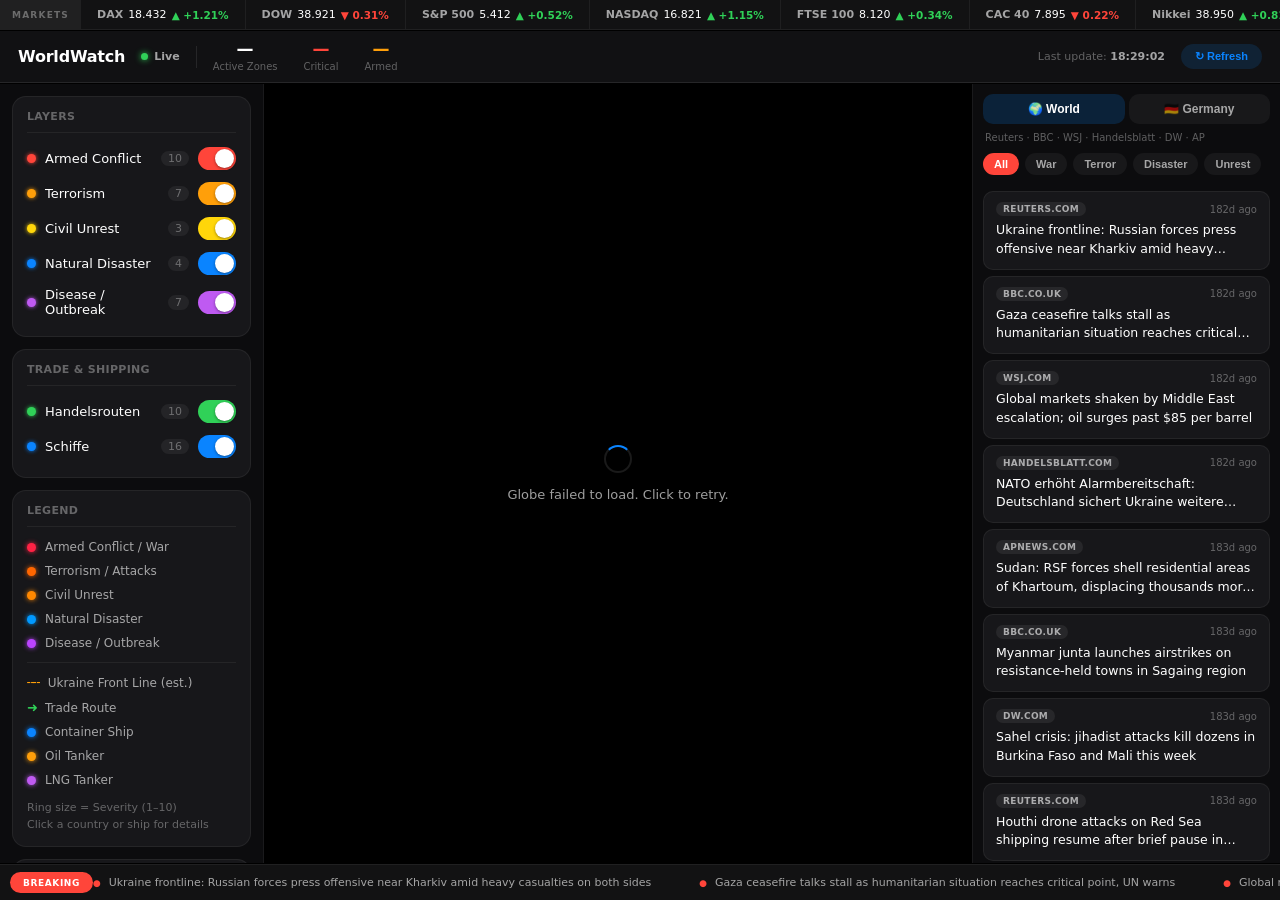
<file: WorldWatch/index.html>
<!DOCTYPE html>
<html lang="en">
<head>
  <meta charset="UTF-8">
  <meta name="viewport" content="width=device-width, initial-scale=1.0">
  <title>WorldWatch — Global Crisis Monitor</title>

  <!-- CesiumJS (Google Earth-quality 3D globe with satellite tile streaming) -->
  <script>
    window.CESIUM_BASE_URL = 'https://cesium.com/downloads/cesiumjs/releases/1.115/Build/Cesium/';
  </script>
  <link rel="stylesheet" href="https://cesium.com/downloads/cesiumjs/releases/1.115/Build/Cesium/Widgets/widgets.css">
  <script src="https://cesium.com/downloads/cesiumjs/releases/1.115/Build/Cesium/Cesium.js"></script>

  <link rel="stylesheet" href="style.css">
</head>
<body>
  <div class="layout">

    <!-- ── Stock Ticker (top) ──────────────────────────────────────── -->
    <div class="stock-bar">
      <div class="stock-label">MARKETS</div>
      <div class="stock-track">
        <div class="stock-inner" id="stock-inner">
          <span class="si"><span class="si-name">Loading markets…</span></span>
        </div>
      </div>
    </div>

    <!-- ── Top Bar ────────────────────────────────────────────────── -->
    <header class="topbar">
      <div class="topbar-logo">WorldWatch</div>
      <div class="topbar-live"><div class="live-dot"></div>Live</div>
      <div class="topbar-divider"></div>
      <div class="topbar-counters">
        <div class="tc"><span class="tc-val" id="hdr-total">—</span><span class="tc-lbl">Active Zones</span></div>
        <div class="tc"><span class="tc-val red" id="hdr-critical">—</span><span class="tc-lbl">Critical</span></div>
        <div class="tc"><span class="tc-val orange" id="hdr-wars">—</span><span class="tc-lbl">Armed</span></div>
      </div>
      <div class="topbar-spacer"></div>
      <span class="topbar-time">Last update: <strong id="last-update">—</strong></span>
      <button class="btn-refresh" onclick="refreshAll()">↻ Refresh</button>
    </header>

    <!-- ── Left Sidebar ───────────────────────────────────────────── -->
    <aside class="sidebar-left">

      <div class="s-section">
        <div class="s-title">Layers</div>
        <div id="filter-list"></div>
      </div>

      <div class="s-section">
        <div class="s-title">Trade &amp; Shipping</div>
        <div id="trade-filter-list"></div>
      </div>

      <div class="s-section">
        <div class="s-title">Legend</div>
        <div class="legend-row"><span class="ldot" style="background:#ff2244;box-shadow:0 0 5px #ff2244"></span>Armed Conflict / War</div>
        <div class="legend-row"><span class="ldot" style="background:#ff6600;box-shadow:0 0 5px #ff6600"></span>Terrorism / Attacks</div>
        <div class="legend-row"><span class="ldot" style="background:#ff8800;box-shadow:0 0 5px #ff8800"></span>Civil Unrest</div>
        <div class="legend-row"><span class="ldot" style="background:#0099ff;box-shadow:0 0 5px #0099ff"></span>Natural Disaster</div>
        <div class="legend-row"><span class="ldot" style="background:#bb44ff;box-shadow:0 0 5px #bb44ff"></span>Disease / Outbreak</div>
        <div class="legend-sep"></div>
        <div class="legend-row"><span class="front-icon">╌╌</span>Ukraine Front Line (est.)</div>
        <div class="legend-row"><span class="front-icon" style="color:#30d158">➜</span>Trade Route</div>
        <div class="legend-row"><span class="ldot" style="background:#0a84ff;box-shadow:0 0 5px #0a84ff"></span>Container Ship</div>
        <div class="legend-row"><span class="ldot" style="background:#ff9f0a;box-shadow:0 0 5px #ff9f0a"></span>Oil Tanker</div>
        <div class="legend-row"><span class="ldot" style="background:#bf5af2;box-shadow:0 0 5px #bf5af2"></span>LNG Tanker</div>
        <div class="legend-note">Ring size = Severity (1–10)<br>Click a country or ship for details</div>
      </div>

      <div class="s-section">
        <div class="s-title">Statistics</div>
        <div class="stat-grid">
          <div class="stat-card"><div class="sv" id="st-total">0</div><div class="sl">Zones</div></div>
          <div class="stat-card"><div class="sv red" id="st-critical">0</div><div class="sl">Critical</div></div>
          <div class="stat-card"><div class="sv" id="st-wars">0</div><div class="sl">Armed</div></div>
          <div class="stat-card"><div class="sv orange" id="st-terror">0</div><div class="sl">Terror</div></div>
        </div>
      </div>

    </aside>

    <!-- ── Globe (Cesium renders here) ───────────────────────────── -->
    <main class="globe-area">
      <div id="globe-el"></div>
      <div class="globe-loading" id="globe-loading">
        <div class="spinner"></div>
        <span id="globe-loading-text">Loading globe…</span>
      </div>
      <div class="globe-tooltip" id="tooltip"></div>
      <div class="popup" id="popup">
        <div class="popup-head">
          <div class="popup-name" id="p-name"></div>
          <button class="popup-close" onclick="closePopup()">✕</button>
        </div>
        <div class="popup-badge" id="p-badge"></div>
        <div class="popup-rows">
          <div class="popup-row"><span>Region</span><strong id="p-region"></strong></div>
          <div class="popup-row"><span>Casualties / Impact</span><strong id="p-casualties"></strong></div>
          <div class="popup-row"><span>Status</span><strong id="p-status"></strong></div>
        </div>
        <p class="popup-desc" id="p-desc"></p>
        <div class="popup-sev"><span>Severity</span><div class="sev-bar" id="p-sev"></div></div>
      </div>
      <div class="popup" id="info-popup">
        <div class="popup-head">
          <div class="popup-name" id="i-name"></div>
          <button class="popup-close" onclick="closeInfoPopup()">✕</button>
        </div>
        <div class="popup-badge" id="i-badge"></div>
        <div class="popup-rows" id="i-rows"></div>
        <p class="popup-desc" id="i-desc"></p>
      </div>
    </main>

    <!-- ── Right Sidebar – News ───────────────────────────────────── -->
    <aside class="sidebar-right">
      <div class="mode-bar">
        <button class="mode-btn active" id="mode-world"   onclick="setNewsMode('world')">🌍 World</button>
        <button class="mode-btn"        id="mode-germany" onclick="setNewsMode('germany')">🇩🇪 Germany</button>
      </div>
      <div class="news-source-row" id="news-source-hint">Reuters · BBC · WSJ · Handelsblatt · DW</div>
      <div class="news-tabs" id="news-tabs"></div>
      <div class="news-list" id="news-list">
        <div class="news-loading"><div class="spinner"></div><span>Loading reports…</span></div>
      </div>
    </aside>

    <!-- ── Breaking Ticker (bottom) ──────────────────────────────── -->
    <footer class="ticker">
      <div class="ticker-label">Breaking</div>
      <div class="ticker-track">
        <div class="ticker-inner" id="ticker-inner">
          <span class="ti">Loading latest reports…</span>
        </div>
      </div>
    </footer>

  </div>
  <script src="app.js"></script>
</body>
</html>
</file>
<file: WorldWatch/style.css>
/* ── Reset & Design Tokens ─────────────────────────────────────────────────
   Apple/iOS-inspired dark palette: true-black canvas, frosted "elevated"
   surfaces, and the actual iOS system accent colors (red/orange/yellow/
   blue/purple) instead of neon dashboard tones. ─────────────────────────── */
:root {
  --bg:            #000000;
  --elevated:       rgba(28,28,30,0.78);   /* frosted card surface */
  --elevated-2:     rgba(44,44,46,0.85);   /* hover / nested surface */
  --separator:      rgba(255,255,255,0.09);
  --separator-soft: rgba(255,255,255,0.06);

  --label:          #ffffff;
  --label-2:        rgba(255,255,255,0.62);   /* secondary text */
  --label-3:        rgba(255,255,255,0.34);   /* tertiary / hints */

  /* iOS system accent colors (dark mode values) */
  --sys-red:     #ff453a;
  --sys-orange:  #ff9f0a;
  --sys-yellow:  #ffd60a;
  --sys-green:   #30d158;
  --sys-blue:    #0a84ff;
  --sys-purple:  #bf5af2;

  --war:       var(--sys-red);
  --terrorism: var(--sys-orange);
  --unrest:    var(--sys-yellow);
  --disaster:  var(--sys-blue);
  --disease:   var(--sys-purple);

  --stock-up:  var(--sys-green);
  --stock-dn:  var(--sys-red);

  --radius-lg: 18px;
  --radius-md: 14px;
  --radius-sm: 10px;
  --radius-pill: 999px;
}

*, *::before, *::after { box-sizing: border-box; margin: 0; padding: 0; }

body {
  background: var(--bg);
  color: var(--label);
  font-family: -apple-system, BlinkMacSystemFont, "SF Pro Text", "Segoe UI Variable", "Segoe UI", system-ui, sans-serif;
  font-size: 13px;
  -webkit-font-smoothing: antialiased;
  height: 100vh;
  overflow: hidden;
}

/* ── Layout grid ───────────────────────────────────────────────────────── */
.layout {
  display: grid;
  grid-template-rows: 30px 52px 1fr 36px;
  grid-template-columns: 264px 1fr 308px;
  height: 100vh;
  gap: 1px;
  background: var(--bg);
}

/* ── Stock Bar (top) ───────────────────────────────────────────────────── */
.stock-bar {
  grid-column: 1 / -1;
  background: rgba(20,20,22,0.9);
  backdrop-filter: blur(20px) saturate(160%);
  -webkit-backdrop-filter: blur(20px) saturate(160%);
  border-bottom: 1px solid var(--separator-soft);
  display: flex;
  align-items: center;
  overflow: hidden;
}

.stock-label {
  background: rgba(255,255,255,0.06);
  color: var(--label-3);
  font-size: 9px;
  font-weight: 700;
  letter-spacing: 1.2px;
  text-transform: uppercase;
  padding: 0 12px;
  height: 100%;
  display: flex;
  align-items: center;
  flex-shrink: 0;
  white-space: nowrap;
}

.stock-track { flex: 1; overflow: hidden; height: 100%; position: relative; }

.stock-inner {
  display: flex;
  align-items: center;
  white-space: nowrap;
  height: 100%;
  animation: scroll-stock 34s linear infinite;
}

/* Content is duplicated (items+items) so -50% lands exactly one full
   set later than the start — a perfectly seamless, gapless loop with
   no empty "flying in from off-screen" phase. */
@keyframes scroll-stock {
  0%   { transform: translateX(0); }
  100% { transform: translateX(-50%); }
}

.si {
  display: inline-flex;
  align-items: center;
  gap: 5px;
  padding: 0 16px;
  height: 100%;
  font-size: 11px;
}
.si + .si { border-left: 1px solid var(--separator-soft); }

.si-name  { color: var(--label-2); font-weight: 600; }
.si-price { color: var(--label);   font-weight: 500; font-variant-numeric: tabular-nums; }
.si-chg   { font-weight: 700; font-size: 10.5px; font-variant-numeric: tabular-nums; }
.si-chg.up { color: var(--stock-up); }
.si-chg.dn { color: var(--stock-dn); }

/* ── Topbar ────────────────────────────────────────────────────────────── */
.topbar {
  grid-column: 1 / -1;
  background: rgba(20,20,22,0.88);
  backdrop-filter: blur(24px) saturate(160%);
  -webkit-backdrop-filter: blur(24px) saturate(160%);
  border-bottom: 1px solid var(--separator);
  display: flex;
  align-items: center;
  gap: 16px;
  padding: 0 18px;
  z-index: 100;
}

.topbar-logo {
  font-size: 16px;
  font-weight: 700;
  letter-spacing: -0.2px;
  color: var(--label);
  flex-shrink: 0;
}

.topbar-live {
  display: flex; align-items: center; gap: 6px;
  font-size: 11px; font-weight: 600;
  color: var(--label-2); flex-shrink: 0;
}

.live-dot {
  width: 7px; height: 7px; border-radius: 50%;
  background: var(--sys-green);
  box-shadow: 0 0 6px var(--sys-green);
  animation: blink 1.6s ease-in-out infinite;
}

@keyframes blink { 0%,100% { opacity:1; } 50% { opacity:0.35; } }

.topbar-divider { width:1px; height:22px; background:var(--separator); flex-shrink:0; }

.topbar-counters { display:flex; gap:26px; flex-shrink:0; }
.tc { display:flex; flex-direction:column; align-items:center; }
.tc-val { font-size:17px; font-weight:700; color:var(--label); line-height:1; font-variant-numeric: tabular-nums; }
.tc-val.red { color:var(--war); }
.tc-val.orange { color:var(--terrorism); }
.tc-lbl { font-size:10px; color:var(--label-3); margin-top:3px; font-weight:500; }

.topbar-spacer { flex:1; }
.topbar-time { font-size:11px; color:var(--label-3); flex-shrink:0; }
.topbar-time strong { color: var(--label-2); font-weight: 600; }

.btn-refresh {
  background: rgba(10,132,255,0.14);
  border: none;
  color: var(--sys-blue);
  padding: 6px 14px;
  border-radius: var(--radius-pill);
  font-size: 11px; font-weight: 600;
  cursor: pointer; transition: background 0.15s, transform 0.1s; flex-shrink: 0;
}
.btn-refresh:hover { background: rgba(10,132,255,0.22); }
.btn-refresh:active { transform: scale(0.96); }

/* ── Left Sidebar ──────────────────────────────────────────────────────── */
.sidebar-left {
  background: rgba(13,13,15,0.96);
  border-right: 1px solid var(--separator-soft);
  overflow-y: auto;
  padding: 12px;
  display: flex;
  flex-direction: column;
  gap: 12px;
}

.s-section {
  background: var(--elevated);
  border: 1px solid var(--separator-soft);
  border-radius: var(--radius-md);
  padding: 13px 14px;
}

.s-title {
  font-size: 11px; font-weight: 600;
  letter-spacing: 0.3px; text-transform: uppercase;
  color: var(--label-3);
  padding-bottom: 9px; margin-bottom: 8px;
  border-bottom: 1px solid var(--separator-soft);
}

/* Filters */
.filter-row { display:flex; align-items:center; gap:9px; padding:6px 0; }
.f-dot { width:9px; height:9px; border-radius:50%; flex-shrink:0; }
.f-label { flex:1; color:var(--label); font-size:13px; font-weight: 400; }
.f-count { font-size:11px; color:var(--label-3); background:rgba(255,255,255,0.06); padding:1px 7px; border-radius:var(--radius-pill); font-variant-numeric: tabular-nums; }
.f-toggle {
  width:38px; height:23px; border-radius:var(--radius-pill);
  background:rgba(120,120,128,0.32); position:relative; cursor:pointer;
  transition:background 0.2s; flex-shrink:0;
}
.f-toggle::after {
  content:''; position:absolute; top:2px; right:2px;
  width:19px; height:19px; background:#fff; border-radius:50%;
  box-shadow: 0 1px 3px rgba(0,0,0,0.4);
  transition:right 0.2s, left 0.2s;
}
.f-toggle.off { background:rgba(120,120,128,0.32); }
.f-toggle.off::after { right:auto; left:2px; }
/* on-color matches each category's own accent, set inline via JS */

/* Legend */
.legend-row { display:flex; align-items:center; gap:9px; padding:5px 0; font-size:12px; color:var(--label-2); }
.ldot { display:inline-block; width:9px; height:9px; border-radius:50%; flex-shrink:0; }
.front-icon { color:var(--terrorism); font-size:13px; letter-spacing:-2px; flex-shrink:0; }
.legend-sep { height:1px; background:var(--separator-soft); margin:7px 0; }
.legend-note { margin-top:8px; font-size:11px; color:var(--label-3); line-height:1.5; }

/* Stats */
.stat-grid { display:grid; grid-template-columns:1fr 1fr; gap:8px; }
.stat-card { background:rgba(255,255,255,0.04); border-radius:var(--radius-sm); padding:10px; text-align:center; }
.sv { font-size:22px; font-weight:700; color:var(--label); line-height:1; font-variant-numeric: tabular-nums; }
.sv.red { color:var(--war); }
.sv.orange { color:var(--terrorism); }
.sl { font-size:10px; color:var(--label-3); margin-top:4px; font-weight: 500; }

/* ── Globe Area ────────────────────────────────────────────────────────── */
.globe-area { position:relative; background:#000; overflow:hidden; }
#globe-el { width:100%; height:100%; position:relative; }

/* Hide Cesium's built-in UI chrome & branding */
.cesium-viewer-bottom,
.cesium-credit-logoContainer,
.cesium-credit-overlay,
.cesium-credit-lightbox-overlay,
.cesium-widget-credits,
.cesium-infoBox,
.cesium-viewer-geocoderContainer { display:none !important; }

/* Cesium canvas fills the container */
.cesium-widget, .cesium-widget canvas { width:100% !important; height:100% !important; }

/* Loading overlay shown until the globe's first tiles paint */
.globe-loading {
  position: absolute; inset: 0;
  display: flex; flex-direction: column; align-items: center; justify-content: center;
  gap: 14px;
  background: #000;
  color: var(--label-2);
  font-size: 13px; font-weight: 500;
  z-index: 40;
  transition: opacity 0.35s ease;
}
.globe-loading.hidden { opacity: 0; pointer-events: none; }
.globe-loading .spinner { width: 28px; height: 28px; border-width: 2.5px; }

.globe-tooltip {
  position:absolute; top:14px; left:50%; transform:translateX(-50%);
  background:rgba(28,28,30,0.85); border:1px solid var(--separator);
  border-radius:var(--radius-pill); padding:5px 14px;
  font-size:12px; font-weight:600; color:var(--label);
  pointer-events:none; display:none; white-space:nowrap;
  backdrop-filter:blur(12px); -webkit-backdrop-filter:blur(12px);
  z-index:50; box-shadow: 0 4px 16px rgba(0,0,0,0.3);
}

/* Conflict pulse rings — pure CSS animation (GPU compositor), positioned
   per-frame via JS left/top. A crisp thin ring (no filled blob) expanding
   outward from the marker, like Apple Maps' current-location pulse. */
.pulse-ring {
  position: absolute;
  border-radius: 50%;
  border: 2px solid currentColor;
  background: transparent;
  opacity: 0;
  pointer-events: none;
  z-index: 5;
  animation: pulse-ring-anim 2.6s cubic-bezier(0.25, 0.6, 0.35, 1) infinite;
  will-change: transform, opacity;
}
@keyframes pulse-ring-anim {
  0%   { opacity: 0.85; transform: scale(0.35); }
  65%  { opacity: 0.22; }
  100% { opacity: 0;    transform: scale(1.6); }
}

/* Popup */
.popup {
  position:absolute; top:50%; right:20px; transform:translateY(-50%);
  background:rgba(28,28,30,0.92); border:1px solid var(--separator);
  border-radius:var(--radius-lg); padding:18px 20px; width:268px;
  display:none; backdrop-filter:blur(28px) saturate(160%); -webkit-backdrop-filter:blur(28px) saturate(160%);
  box-shadow:0 16px 48px rgba(0,0,0,0.55);
  z-index:60; animation:popIn 0.22s cubic-bezier(0.2,0.8,0.2,1);
}
.popup.open { display:block; }

@keyframes popIn {
  from { opacity:0; transform:translateY(calc(-50% - 6px)) scale(0.97); }
  to   { opacity:1; transform:translateY(-50%) scale(1); }
}

.popup-head { display:flex; justify-content:space-between; align-items:flex-start; gap:10px; margin-bottom:10px; }
.popup-name { font-size:16px; font-weight:700; line-height:1.3; color:var(--label); letter-spacing: -0.2px; }
.popup-close {
  background: rgba(255,255,255,0.08); border:none; color:var(--label-2);
  cursor:pointer; font-size:12px; line-height:1; width:22px; height:22px;
  border-radius:50%; display:flex; align-items:center; justify-content:center;
  flex-shrink:0; transition: background 0.15s;
}
.popup-close:hover { background: rgba(255,255,255,0.16); color: var(--label); }
.popup-badge {
  display:inline-block; padding:3px 10px; border-radius:var(--radius-pill);
  font-size:10px; font-weight:600; margin-bottom:12px;
}
.popup-rows { display:flex; flex-direction:column; }
.popup-row { display:flex; justify-content:space-between; padding:7px 0; border-bottom:1px solid var(--separator-soft); font-size:12px; }
.popup-row:last-child { border-bottom: none; }
.popup-row span { color:var(--label-3); }
.popup-row strong { color:var(--label); font-weight:600; }
.popup-desc { margin-top:11px; font-size:12px; line-height:1.6; color:var(--label-2); }
.popup-sev { margin-top:12px; display:flex; align-items:center; gap:10px; font-size:10px; color:var(--label-3); font-weight: 500; }
.sev-bar { display:flex; gap:3px; flex:1; }
.sev-pip { height:5px; flex:1; border-radius:3px; background:rgba(255,255,255,0.09); }
.sev-pip.on { background:var(--war); }

/* ── Right Sidebar ─────────────────────────────────────────────────────── */
.sidebar-right {
  background: rgba(13,13,15,0.96);
  border-left: 1px solid var(--separator-soft);
  display: flex;
  flex-direction: column;
  overflow: hidden;
}

.mode-bar {
  display: flex;
  gap: 4px;
  padding: 10px 10px 0;
  flex-shrink: 0;
}

.mode-btn {
  flex: 1;
  padding: 8px 6px;
  background: rgba(255,255,255,0.05);
  border: none;
  border-radius: var(--radius-sm);
  color: var(--label-2);
  font-size: 12px;
  font-weight: 600;
  cursor: pointer;
  transition: all 0.15s;
}
.mode-btn:hover { background: rgba(255,255,255,0.08); }
.mode-btn.active { color: var(--label); background: rgba(10,132,255,0.18); }

.news-source-row {
  padding: 8px 12px 10px;
  font-size: 10px;
  color: var(--label-3);
  flex-shrink: 0;
}

.news-tabs {
  display: flex;
  gap: 6px;
  padding: 0 10px 10px;
  flex-shrink: 0;
  overflow-x: auto;
}

.ntab {
  padding: 5px 11px;
  border-radius: var(--radius-pill);
  font-size: 11px; font-weight: 600;
  cursor: pointer; color: var(--label-2);
  background: rgba(255,255,255,0.05); border: none;
  transition: all 0.12s; white-space: nowrap;
}
.ntab:hover { background:rgba(255,255,255,0.09); }
.ntab.active { background:var(--sys-red); color:#fff; }

.news-list {
  flex: 1; overflow-y: auto;
  padding: 6px 10px 10px; display: flex;
  flex-direction: column; gap: 6px;
}

.news-loading {
  display:flex; align-items:center; justify-content:center;
  gap:12px; padding:48px 20px; color:var(--label-3);
  flex-direction:column; font-size:12px;
}

.news-empty { text-align:center; padding:28px 14px; color:var(--label-3); font-size:11px; line-height:1.6; }

.spinner {
  width:20px; height:20px;
  border:2px solid rgba(255,255,255,0.1);
  border-top-color:var(--sys-blue); border-radius:50%;
  animation:spin 0.8s linear infinite;
}
@keyframes spin { to { transform:rotate(360deg); } }

.news-card {
  display:block; background:var(--elevated);
  border:1px solid var(--separator-soft); border-radius:var(--radius-sm);
  padding:10px 12px; text-decoration:none; color:inherit;
  transition:background 0.12s; cursor:pointer;
}
.news-card:hover { background:var(--elevated-2); }

.nc-meta { display:flex; align-items:center; gap:6px; margin-bottom:5px; }
.nc-source {
  font-size:9px; font-weight:700; letter-spacing:0.3px;
  text-transform:uppercase; padding:2px 7px; border-radius:var(--radius-pill);
  background:rgba(255,255,255,0.07); color:var(--label-2);
}
.nc-time { font-size:10px; color:var(--label-3); margin-left:auto; white-space:nowrap; }
.nc-title {
  font-size:12.5px; line-height:1.5; color:var(--label); font-weight: 400;
  display:-webkit-box; -webkit-line-clamp:2;
  -webkit-box-orient:vertical; overflow:hidden;
}

/* ── Ticker (bottom) ───────────────────────────────────────────────────── */
.ticker {
  grid-column:1 / -1;
  background:rgba(20,20,22,0.9);
  backdrop-filter: blur(20px) saturate(160%); -webkit-backdrop-filter: blur(20px) saturate(160%);
  border-top:1px solid var(--separator-soft);
  display:flex; align-items:center; overflow:hidden;
}
.ticker-label {
  background:var(--sys-red); color:#fff;
  font-size:9px; font-weight:700; letter-spacing:0.6px;
  text-transform:uppercase; padding:0 13px;
  height:60%; display:flex; align-items:center; flex-shrink:0;
  border-radius: var(--radius-pill); margin-left: 10px;
}
.ticker-track { flex:1; overflow:hidden; position:relative; height:100%; }
.ticker-inner {
  display:flex; white-space:nowrap; align-items:center;
  height:100%; animation:scroll-left 30s linear infinite;
}
/* Seamless loop (see scroll-stock above for why -50%, not -100%) */
@keyframes scroll-left {
  0%   { transform:translateX(0); }
  100% { transform:translateX(-50%); }
}
.ti { color:var(--label-2); font-size:11px; margin-right:48px; font-weight: 400; }
.ti::before { content:'● '; color:var(--sys-red); margin-right:5px; font-size: 9px; }

/* ── Scrollbar ─────────────────────────────────────────────────────────── */
::-webkit-scrollbar { width:4px; }
::-webkit-scrollbar-track { background:transparent; }
::-webkit-scrollbar-thumb { background:rgba(255,255,255,0.12); border-radius:2px; }
::-webkit-scrollbar-thumb:hover { background:rgba(255,255,255,0.22); }
</file>
